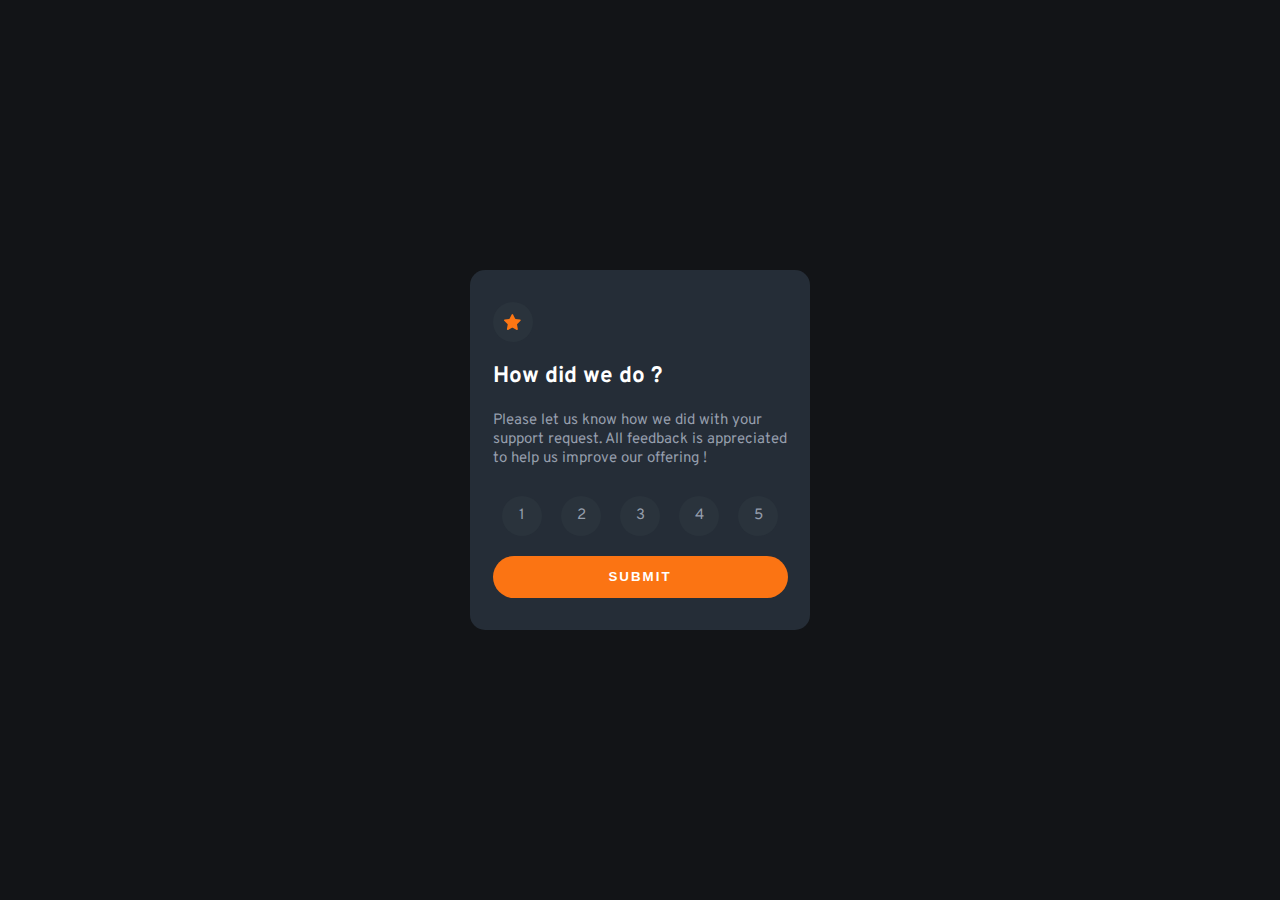
<file: interactive-rating/index.html>
<!DOCTYPE html>
<html lang="en">
  <head>
    <meta charset="UTF-8" />
    <meta name="viewport" content="width=device-width, initial-scale=1.0" />
    <link
      rel="icon"
      type="image/png"
      sizes="32x32"
      href="./images/favicon-32x32.png"
    />
    <link rel="preconnect" href="https://fonts.googleapis.com" />
    <link rel="preconnect" href="https://fonts.gstatic.com" crossorigin />
    <link
      href="https://fonts.googleapis.com/css2?family=Overpass:wght@400;700&display=swap"
      rel="stylesheet"
    />
    <link rel="stylesheet" href="style.css" />
    <title>Interactive Rating</title>
  </head>
  <body>
    <div class="container">
      <div class="rating-state">
        <div class="icon-star">
          <img src="./assets/images/icon-star.svg" alt="Star" />
        </div>
        <div class="title">
          <h2>How did we do ?</h2>
        </div>
        <div class="description">
          Please let us know how we did with your support request. All feedback
          is appreciated to help us improve our offering !
        </div>
        <div class="rates">
          <label class="rate" for="rate-one">
            <input type="radio" id="rate-one" name="rates" value="1" />
            1
          </label>
          <label class="rate" for="rate-two">
            <input type="radio" id="rate-two" name="rates" value="2" />
            2
          </label>
          <label class="rate" for="rate-three">
            <input type="radio" id="rate-three" name="rates" value="3" />
            3
          </label>
          <label class="rate" for="rate-four">
            <input type="radio" id="rate-four" name="rates" value="4" />
            4
          </label>
          <label class="rate" for="rate-five">
            <input type="radio" id="rate-five" name="rates" value="5" />
            5
          </label>
        </div>
        <button type="submit" class="btn-submit">Submit</button>
      </div>
      <div class="thank-you-state">
        <div class="image-wrapper">
          <img
            src="./assets/images/illustration-thank-you.svg"
            alt="Illustration"
          />
        </div>
        <div class="summary">
          Your selected <span id="selected-rate"></span> out 5
        </div>
        <div class="title">
          <h2>Thank you !</h2>
        </div>
        <div class="comment">
          We appreciate you taking the time to give a rating. If you ever need
          more support, don’t hesitate to get in touch!
        </div>
      </div>
    </div>
    <script src="./script.js"></script>
  </body>
</html>
</file>
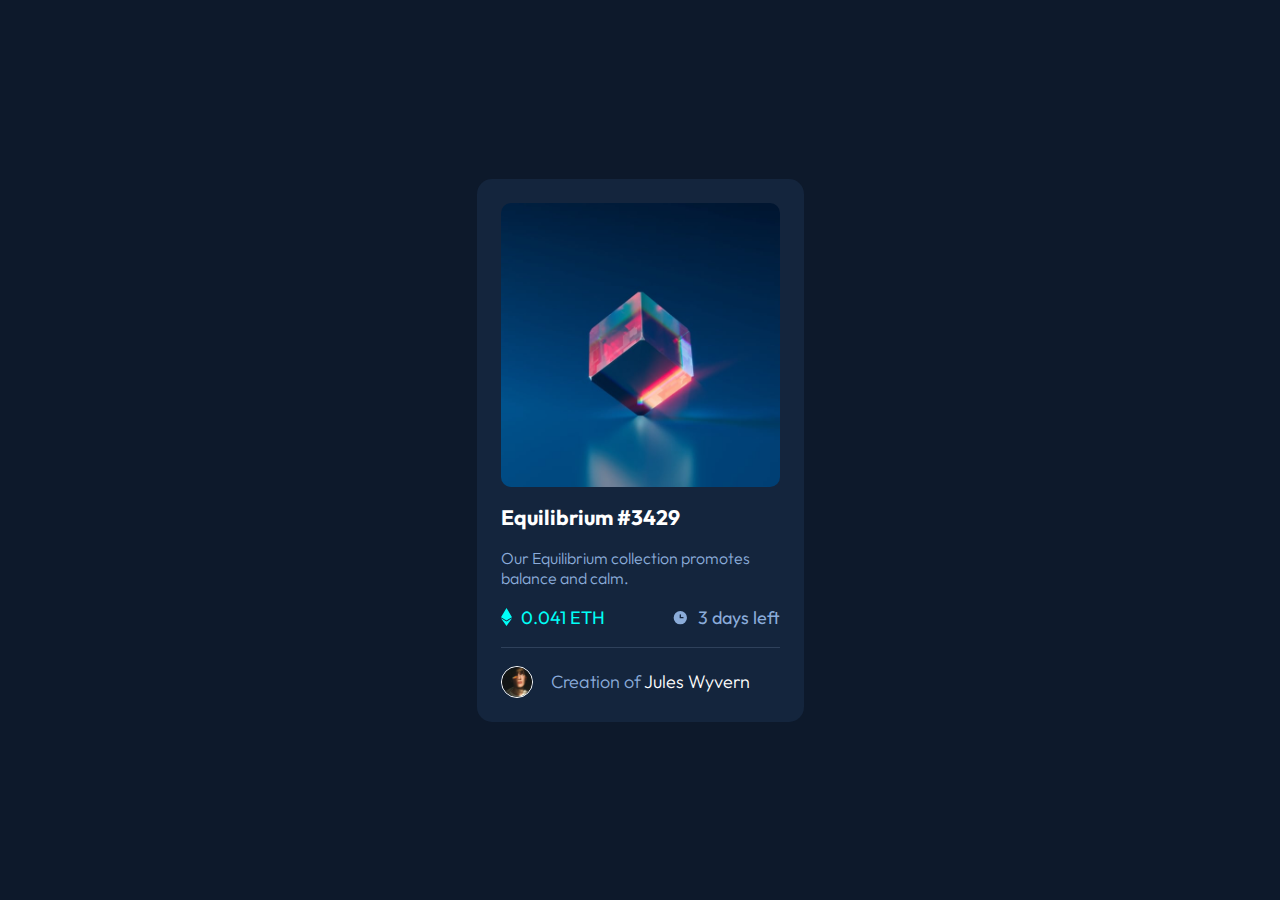
<file: nft-preview-card/index.html>
<!DOCTYPE html>
<html lang="en">
  <head>
    <meta charset="UTF-8" />
    <meta name="viewport" content="width=device-width, initial-scale=1.0" />
    <link
      rel="icon"
      type="image/png"
      sizes="32x32"
      href="./images/favicon-32x32.png"
    />
    <link rel="stylesheet" href="style.css" />
    <link rel="preconnect" href="https://fonts.googleapis.com" />
    <link rel="preconnect" href="https://fonts.gstatic.com" crossorigin />
    <link
      href="https://fonts.googleapis.com/css2?family=Outfit:wght@300;400;600&display=swap"
      rel="stylesheet"
    />
    <title>NFT Preview Card</title>
  </head>
  <body>
    <div class="card">
      <div class="image-wrapper">
        <div class="image-equilibrium">
          <img src="./images/image-equilibrium.jpg" alt="image-equilibrium" />
        </div>
        <div class="icon-view">
          <img src="./images/icon-view.svg" alt="icon-view" />
        </div>
      </div>
      <div class="nft-name">
        <h3>Equilibrium #3429</h3>
      </div>
      <div class="description">
        <p>Our Equilibrium collection promotes balance and calm.</p>
      </div>
      <div class="nft-details">
        <div class="nft-value">
          <img src="./images/icon-ethereum.svg" alt="icon-ethereum" />
          <p>0.041 ETH</p>
        </div>
        <div class="days-left">
          <img src="./images/icon-clock.svg" alt="icon-clock" />
          <p>3 days left</p>
        </div>
      </div>
      <div class="footer">
        <img src="./images/image-avatar.png" alt="image-avatar" />
        <div class="author">
          <p>Creation of <span class="author-name">Jules Wyvern</span></p>
        </div>
      </div>
    </div>
  </body>
</html>
</file>
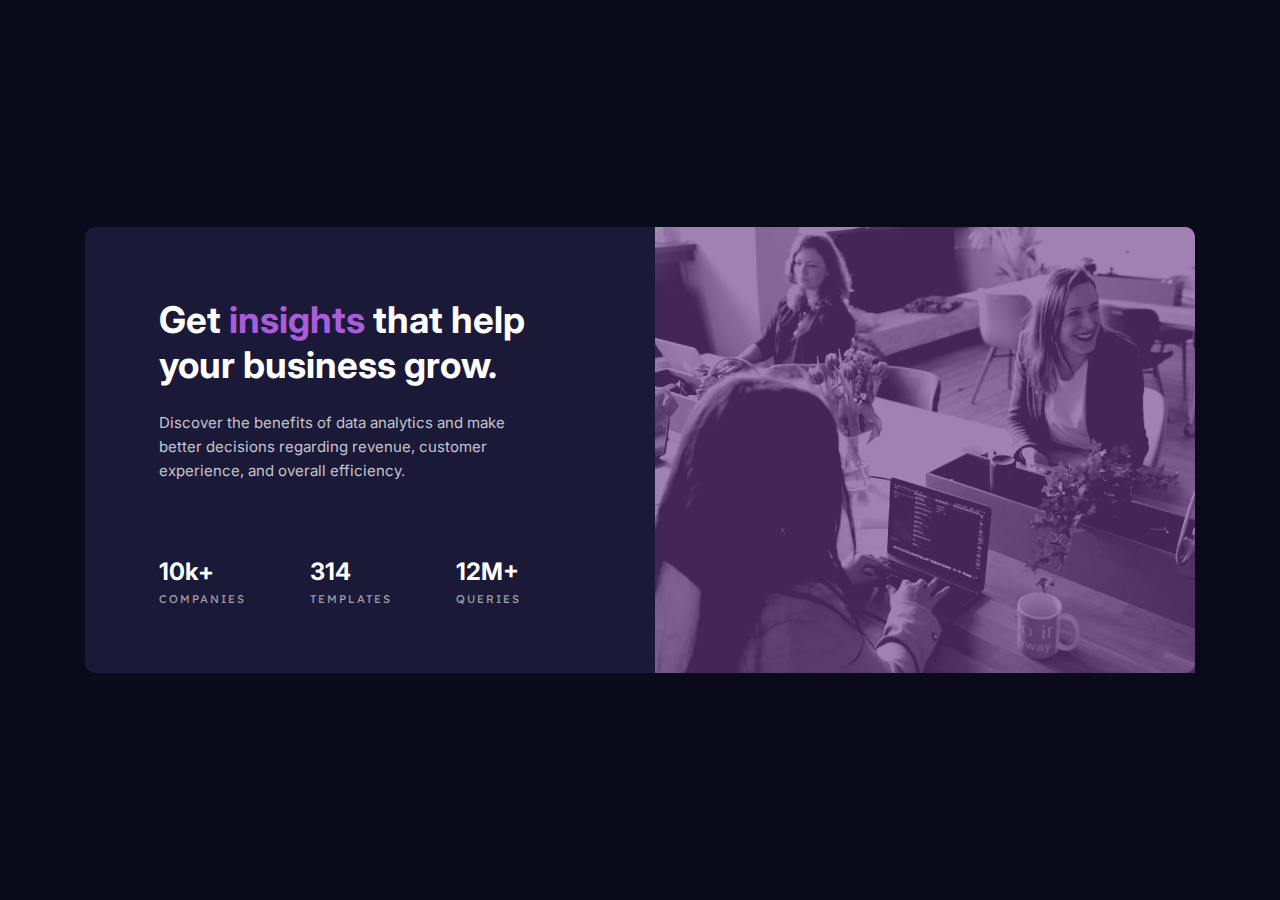
<file: stats-preview-card/index.html>
<!DOCTYPE html>
<html lang="en">
  <head>
    <meta charset="UTF-8" />
    <meta name="viewport" content="width=device-width, initial-scale=1.0" />
    <link
      rel="icon"
      type="image/png"
      sizes="32x32"
      href="./images/favicon-32x32.png"
    />
    <link rel="stylesheet" href="style.css" />
    <link rel="preconnect" href="https://fonts.googleapis.com" />
    <link rel="preconnect" href="https://fonts.gstatic.com" crossorigin />
    <link
      href="https://fonts.googleapis.com/css2?family=Inter:wght@400;700&family=Lexend+Deca&display=swap"
      rel="stylesheet"
    />
    <title>Stats Preview Card</title>
  </head>
  <body>
    <div class="card">
      <picture class="card-header">
        <source
          srcset="./images/image-header-desktop.jpg"
          media="(min-width:600px)"
        />
        <img src="./images/image-header-mobile.jpg" alt="image-header-mobile" />
      </picture>
      <div class="card-main">
        <div class="main-header">
          Get <span class="txt-violet">insights</span> that help your business
          grow.
        </div>
        <div class="main-paragraphe">
          Discover the benefits of data analytics and make better decisions
          regarding revenue, customer experience, and overall efficiency.
        </div>
        <div class="stats">
          <div class="stat">
            <div class="stat-value">10k+</div>
            <div class="stat-header">companies</div>
          </div>
          <div class="stat">
            <div class="stat-value">314</div>
            <div class="stat-header">templates</div>
          </div>
          <div class="stat">
            <div class="stat-value">12M+</div>
            <div class="stat-header">queries</div>
          </div>
        </div>
      </div>
    </div>
  </body>
</html>
</file>
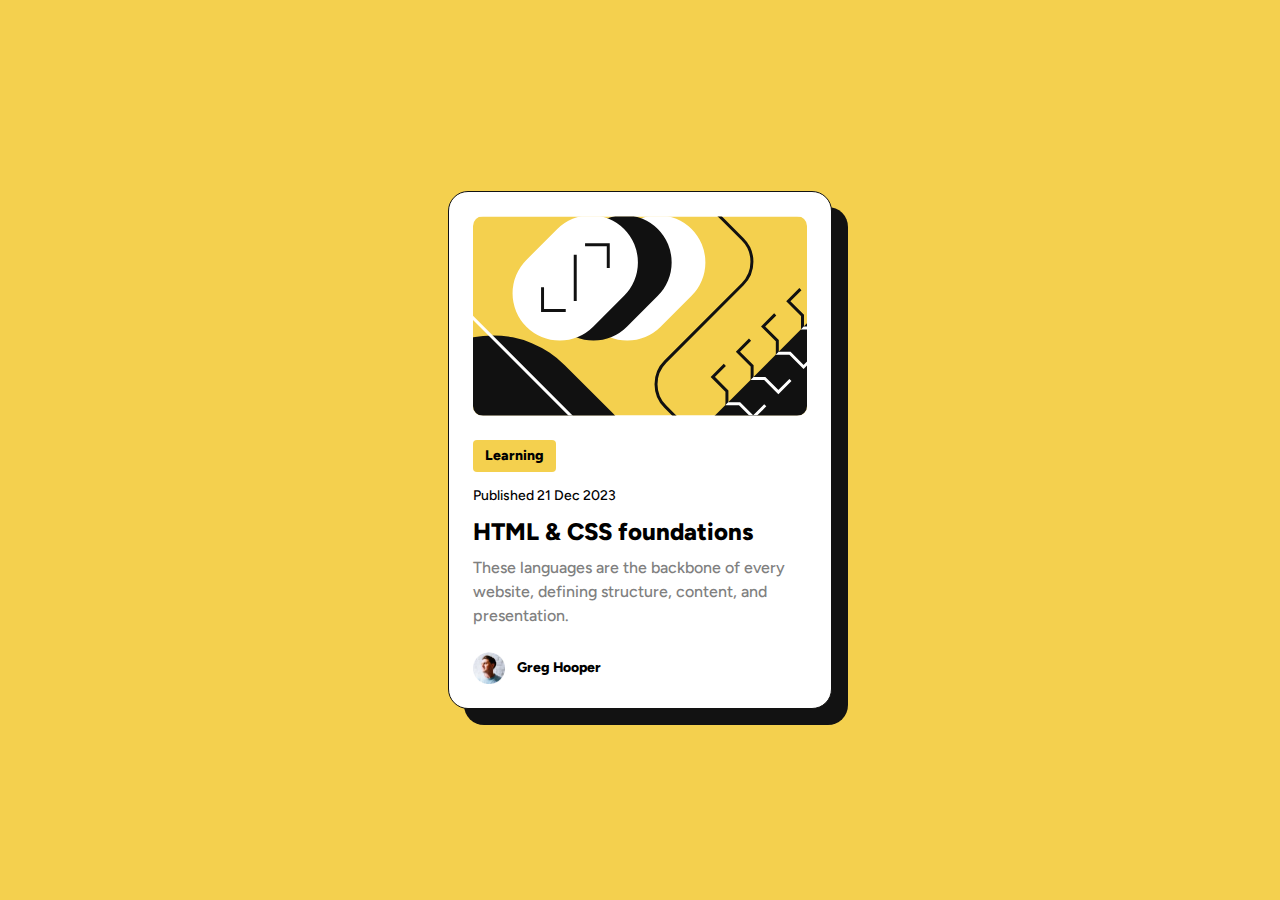
<file: challenges/blog-preview-card/index.html>
<!DOCTYPE html>
<html lang="en">
  <head>
    <meta charset="UTF-8" />
    <meta name="viewport" content="width=device-width, initial-scale=1.0" />
    <link
      rel="icon"
      type="image/png"
      sizes="32x32"
      href="./assets/images/favicon-32x32.png"
    />
    <title>Frontend Mentor | Blog preview card</title>
    <link rel="stylesheet" href="style.css" />
  </head>
  <body>
    <article class="blog-preview-card">
      <figure class="blog-image">
        <img
          src="./assets/images/illustration-article.svg"
          alt="Illustration of a blog post"
        />
      </figure>
      <div class="blog-content">
        <p class="blog-category">Learning</p>
        <p class="blog-publish-date">
          Published <time datetime="2023-12-21">21 Dec 2023</time>
        </p>
        <h1 class="blog-title">HTML & CSS foundations</h1>
        <p class="blog-description">
          These languages are the backbone of every website, defining structure,
          content, and presentation.
        </p>
      </div>
      <footer>
        <address class="blog-author">
          <img
            src="./assets/images/image-avatar.webp"
            alt="Author avatar"
            class="author-avatar"
            width="32"
            height="32"
          />
          <p class="author-name">Greg Hooper</p>
        </address>
      </footer>
    </article>
  </body>
</html>
</file>
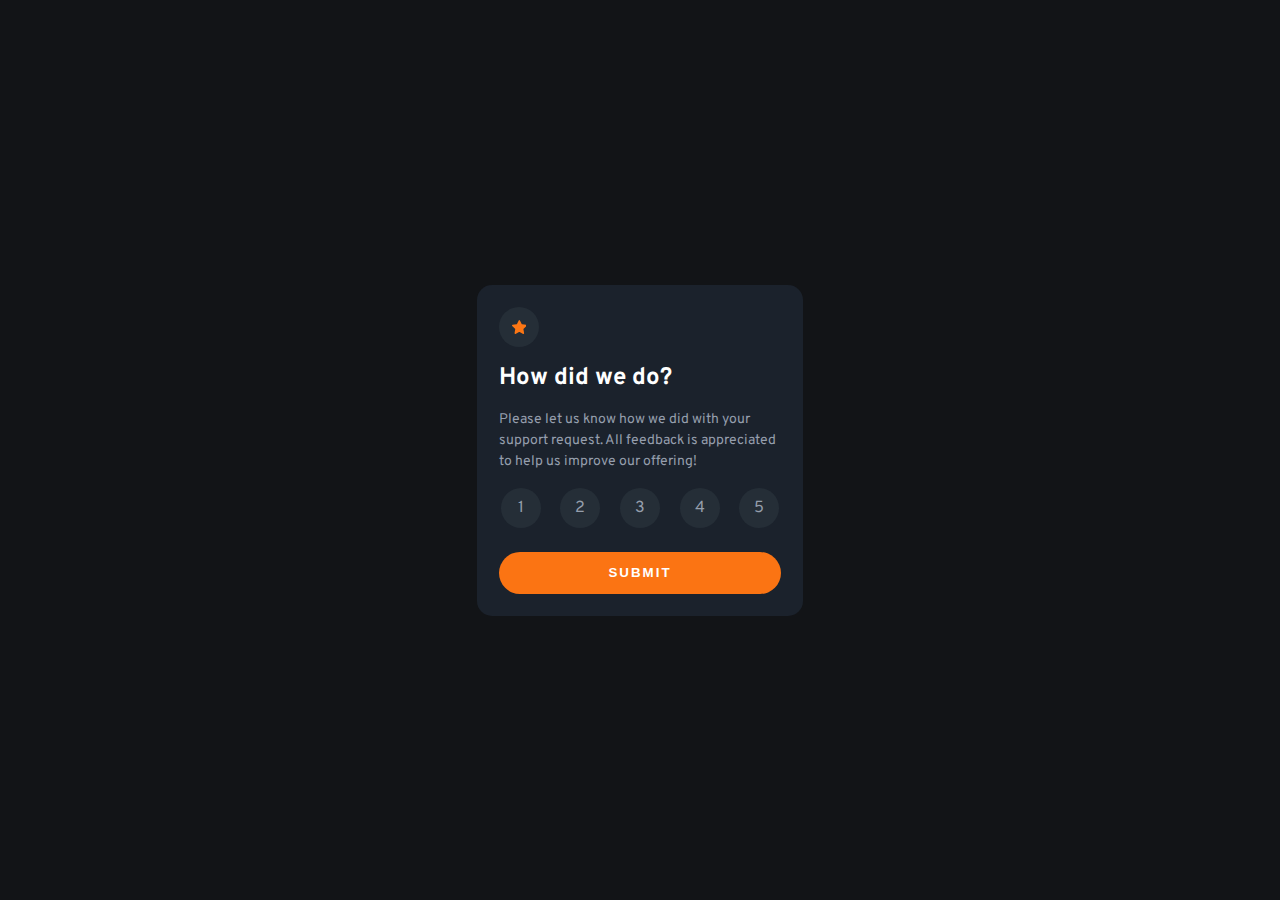
<file: challenges/interactive-rating-component/index.html>
<!DOCTYPE html>
<html lang="en">
  <head>
    <meta charset="UTF-8" />
    <meta name="viewport" content="width=device-width, initial-scale=1.0" />
    <link
      rel="icon"
      type="image/png"
      sizes="32x32"
      href="./assets/images/favicon-32x32.png"
    />
    <link
      href="https://fonts.googleapis.com/css2?family=Overpass:wght@400;700&display=swap"
      rel="stylesheet"
    />
    <link rel="stylesheet" href="style.css" />
    <title>Frontend Mentor | Interactive rating component</title>
  </head>
  <body>
    <main class="rating-container">
      <section class="rating-state">
        <figure class="star-icon">
          <img
            src="./assets/images/icon-star.svg"
            alt="Star"
            width="14"
            height="14"
          />
        </figure>
        <div class="rating-info">
          <h1 class="title">How did we do?</h1>
          <p class="description">
            Please let us know how we did with your support request. All
            feedback is appreciated to help us improve our offering!
          </p>
        </div>
        <form class="rating-form">
          <div class="rating-options">
            <label class="rating-option" for="rate-one">
              <input type="radio" id="rate-one" name="rating" value="1" />
              1
            </label>
            <label class="rating-option" for="rate-two">
              <input type="radio" id="rate-two" name="rating" value="2" />
              2
            </label>
            <label class="rating-option" for="rate-three">
              <input type="radio" id="rate-three" name="rating" value="3" />
              3
            </label>
            <label class="rating-option" for="rate-four">
              <input type="radio" id="rate-four" name="rating" value="4" />
              4
            </label>
            <label class="rating-option" for="rate-five">
              <input type="radio" id="rate-five" name="rating" value="5" />
              5
            </label>
          </div>
          <button type="submit" class="submit-button">Submit</button>
        </form>
      </section>
      <section class="thank-you-state">
        <figure class="image-wrapper">
          <img
            src="./assets/images/illustration-thank-you.svg"
            alt="Illustration"
          />
        </figure>
        <div class="rating-summary">
          Your selected <span id="selected-rating"></span> out of 5
        </div>
        <div class="thank-you-message">
          <h1 class="title">Thank you!</h1>
          <p class="comment">
            We appreciate you taking the time to give a rating. If you ever need
            more support, don’t hesitate to get in touch!
          </p>
        </div>
      </section>
    </main>
    <script src="./script.js"></script>
  </body>
</html>
</file>
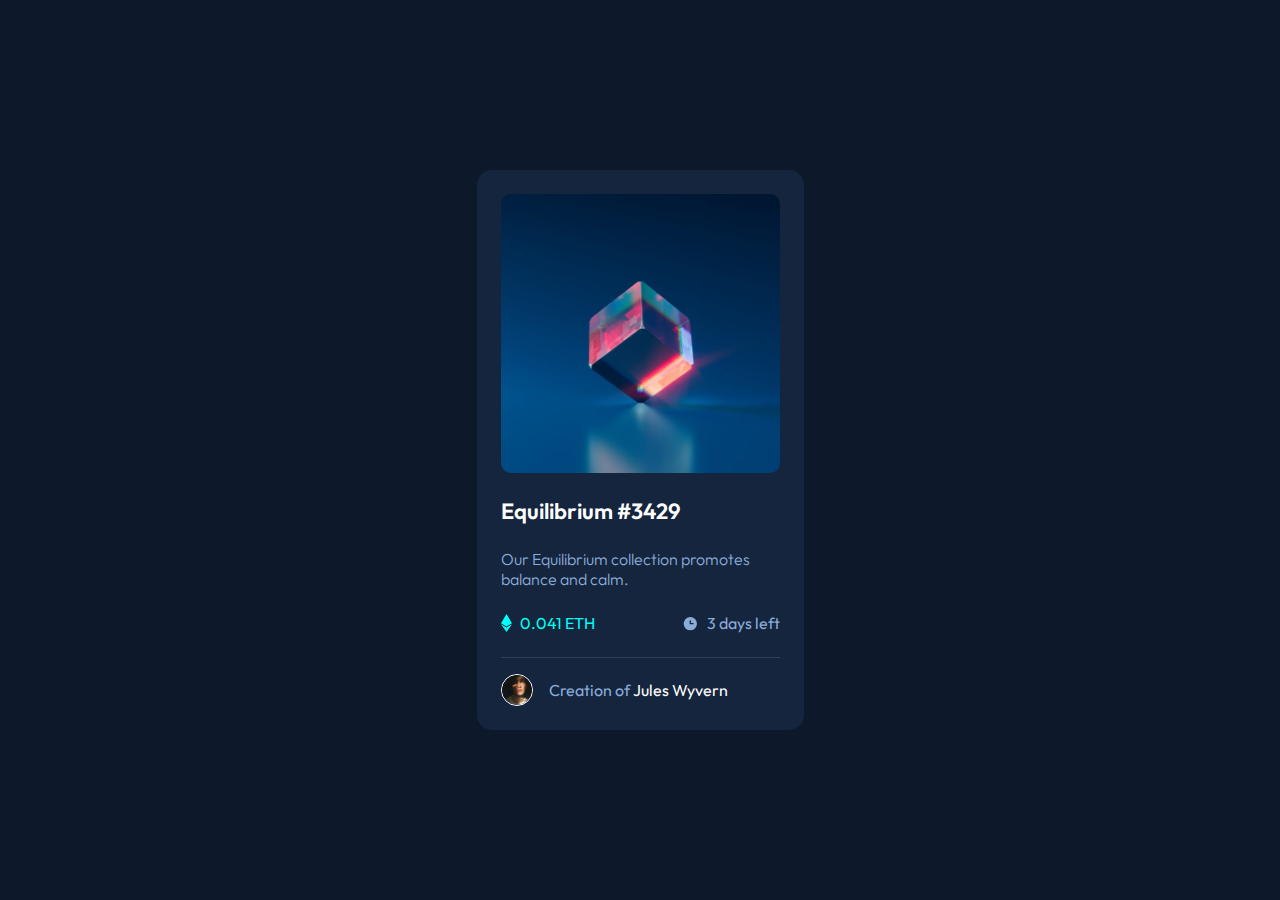
<file: challenges/nft-preview-card-component/index.html>
<!DOCTYPE html>
<html lang="en">
  <head>
    <meta charset="UTF-8" />
    <meta name="viewport" content="width=device-width, initial-scale=1.0" />
    <link
      rel="icon"
      type="image/png"
      sizes="32x32"
      href="./assets/images/favicon-32x32.png"
    />
    <link rel="stylesheet" href="style.css" />
    <link
      href="https://fonts.googleapis.com/css2?family=Outfit:wght@300;400;600&display=swap"
      rel="stylesheet"
    />
    <title>Frontend Mentor | NFT preview card component</title>
  </head>
  <body>
    <article class="nft-card">
      <figure class="nft-card__image-container">
        <div class="nft-card__icon-container">
          <img
            src="./assets/images/icon-view.svg"
            alt="icon-view"
            class="nft-card__icon-view"
            width="46"
            height="46"
          />
        </div>
        <img
          class="nft-card__image"
          src="./assets/images/image-equilibrium.jpg"
          alt="image-equilibrium"
        />
      </figure>
      <h1 class="nft-card__title">Equilibrium #3429</h1>
      <p class="nft-card__description">
        Our Equilibrium collection promotes balance and calm.
      </p>
      <div class="nft-card__info">
        <div class="nft-card__info-value">
          <img
            class="nft-card__info-icon"
            src="./assets/images/icon-ethereum.svg"
            alt="icon-ethereum"
          />
          <span class="nft-card__info-value-text">0.041 ETH</span>
        </div>
        <div class="nft-card__info-date">
          <img
            class="nft-card__info-icon"
            src="./assets/images/icon-clock.svg"
            alt="icon-clock"
          />
          <span class="nft-card__info-date-text">3 days left</span>
        </div>
      </div>
      <footer class="nft-card__author">
        <img
          class="nft-card__author-image"
          src="./assets/images/image-avatar.png"
          alt="image-avatar"
          width="32"
          height="32"
        />
        <p>
          Creation of <span class="nft-card__author-name">Jules Wyvern</span>
        </p>
      </footer>
    </article>
  </body>
</html>
</file>
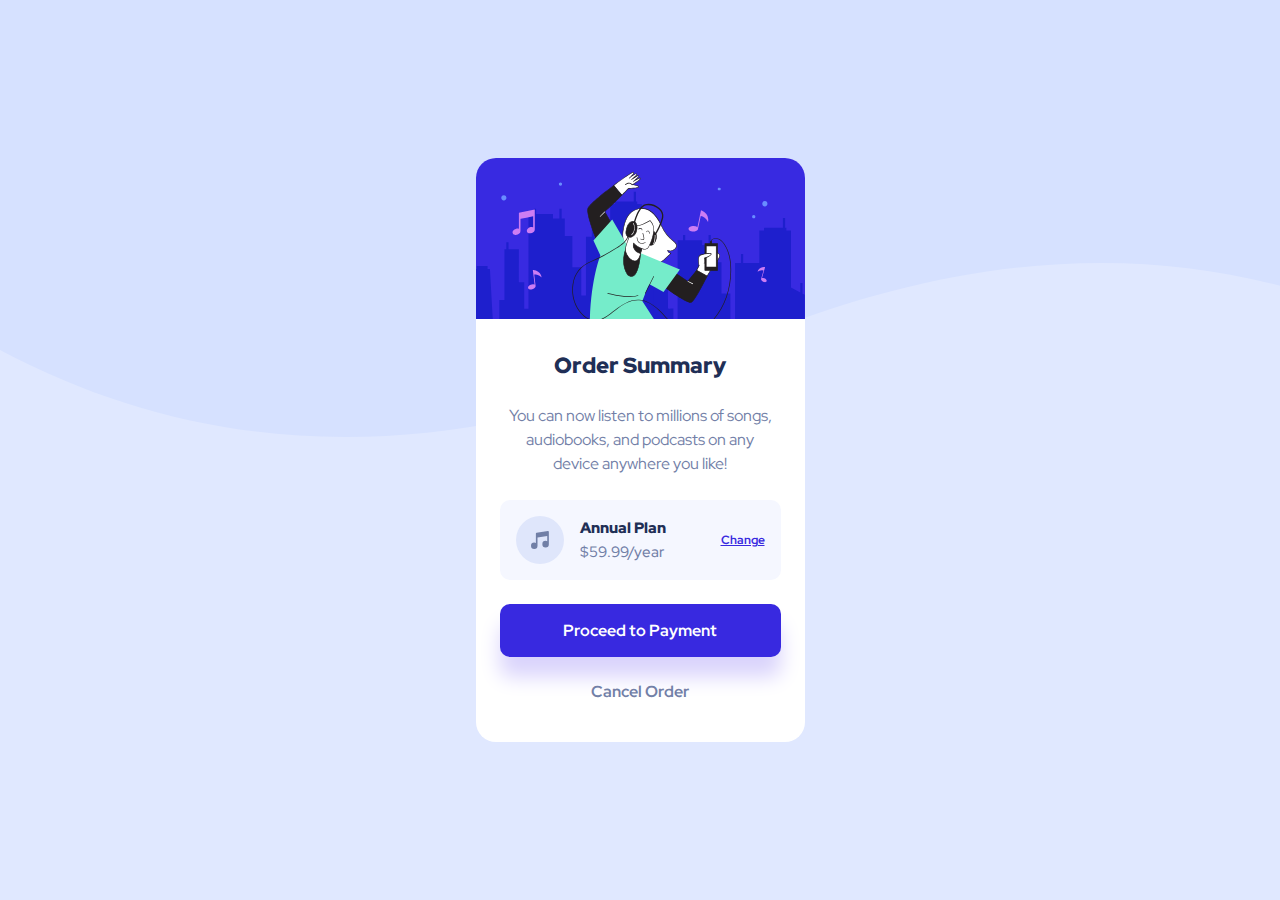
<file: challenges/order-summary-card-component/index.html>
<!DOCTYPE html>
<html lang="en">
  <head>
    <meta charset="UTF-8" />
    <meta name="viewport" content="width=device-width, initial-scale=1.0" />
    <link
      rel="icon"
      type="image/png"
      sizes="32x32"
      href="./assets/images/favicon-32x32.png"
    />
    <link rel="stylesheet" href="style.css" />
    <link
      href="https://fonts.googleapis.com/css2?family=Red+Hat+Display:wght@500;700;900&display=swap"
      rel="stylesheet"
    />
    <title>Frontend Mentor | Order summary card component</title>
  </head>
  <body>
    <article class="card">
      <header class="card__header">
        <img
          class="card__illustration"
          src="./assets/images/illustration-hero.svg"
          alt="Illustration"
        />
      </header>
      <main class="card__content">
        <h1 class="card__title">Order Summary</h1>
        <p class="card__description">
          You can now listen to millions of songs, audiobooks, and podcasts on
          any device anywhere you like!
        </p>
        <section class="card__section">
          <img
            class="card__icon"
            src="./assets/images/icon-music.svg"
            alt="Music icon"
          />
          <div class="card__details">
            <h3 class="card__plan-title">Annual Plan</h3>
            <p class="card__price">$59.99/year</p>
          </div>
          <a href="#" class="card__change-link">Change</a>
        </section>
        <nav class="card__nav">
          <a href="" class="card__payment-link">Proceed to Payment</a>
          <a href="#" class="card__cancel-link">Cancel Order</a>
        </nav>
      </main>
    </article>
  </body>
</html>
</file>
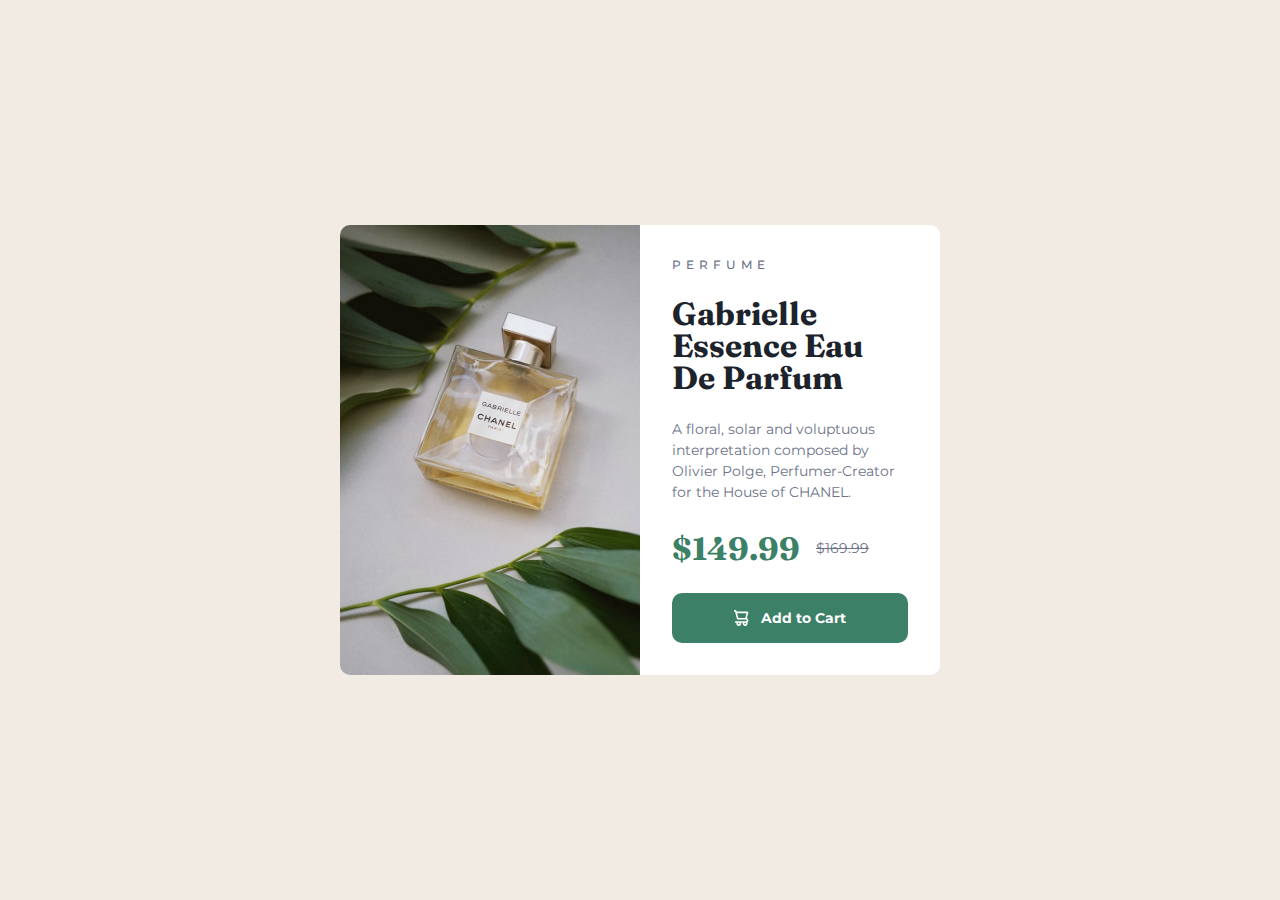
<file: challenges/product-preview-card-component/index.html>
<!DOCTYPE html>
<html lang="en">
  <head>
    <meta charset="UTF-8" />
    <meta name="viewport" content="width=device-width, initial-scale=1.0" />
    <link
      rel="icon"
      type="image/png"
      sizes="32x32"
      href="./assets/images/favicon-32x32.png"
    />
    <link rel="stylesheet" href="style.css" />
    <link
      href="https://fonts.googleapis.com/css2?family=Fraunces:opsz,wght@9..144,700&family=Montserrat:wght@500;700&display=swap"
      rel="stylesheet"
    />
    <title>Frontend Mentor | Product preview card component</title>
  </head>
  <body>
    <article class="product-card">
      <picture class="product-card__image-container">
        <source
          srcset="./assets/images/image-product-desktop.jpg"
          media="(min-width:768px)"
        />
        <img
          class="product-card__image"
          src="./assets/images/image-product-mobile.jpg"
          alt="Product Image"
        />
      </picture>
      <div class="product-details">
        <h3 class="product-details__category">Perfume</h3>
        <h1 class="product-details__title">Gabrielle Essence Eau De Parfum</h1>
        <p class="product-details__description">
          A floral, solar and voluptuous interpretation composed by Olivier
          Polge, Perfumer-Creator for the House of CHANEL.
        </p>
        <div class="product-details__price-info">
          <h1 class="product-details__price">$149.99</h1>
          <p class="product-details__original-price">$169.99</p>
        </div>
        <button class="product-details__add-to-cart">
          <img src="./assets/images/icon-cart.svg" alt="Cart Icon" /> Add to
          Cart
        </button>
      </div>
    </article>
  </body>
</html>
</file>
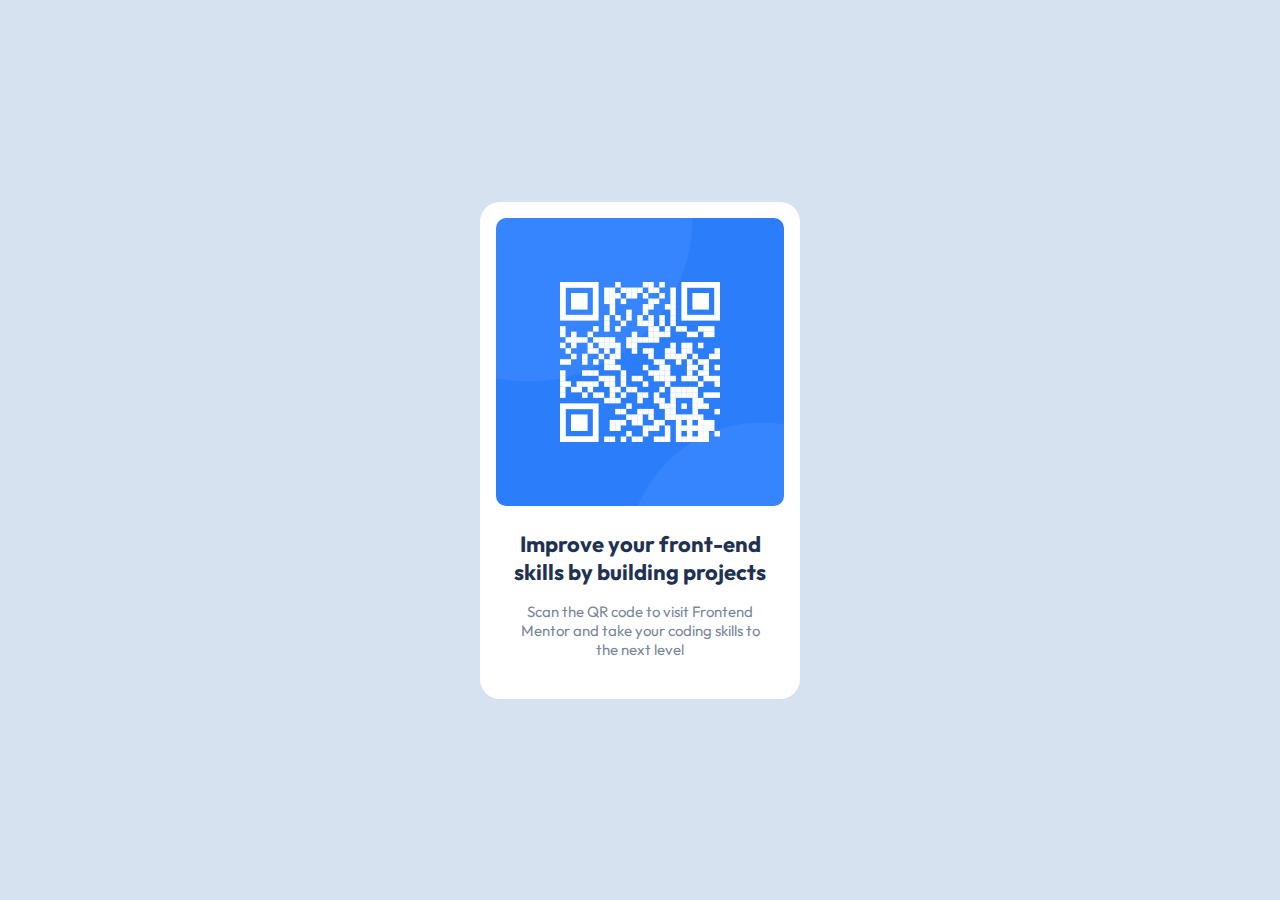
<file: challenges/qr-code-component/index.html>
<!DOCTYPE html>
<html lang="en">
  <head>
    <meta charset="UTF-8" />
    <meta name="viewport" content="width=device-width, initial-scale=1.0" />
    <link
      rel="icon"
      type="image/png"
      sizes="32x32"
      href="./assets/images/favicon-32x32.png"
    />
    <title>Frontend Mentor | QR code component</title>
    <link
      href="https://fonts.googleapis.com/css2?family=Outfit:wght@400;700&display=swap"
      rel="stylesheet"
    />
    <link rel="stylesheet" href="style.css" />
  </head>
  <body>
    <main class="qr-container">
      <figure class="qr-code">
        <img src="./assets/images/image-qr-code.png" alt="QR code" />
      </figure>
      <section class="qr-content">
        <h1 class="qr-title">
          Improve your front-end skills by building projects
        </h1>
        <p class="qr-description">
          Scan the QR code to visit Frontend Mentor and take your coding skills
          to the next level
        </p>
      </section>
    </main>
  </body>
</html>
</file>
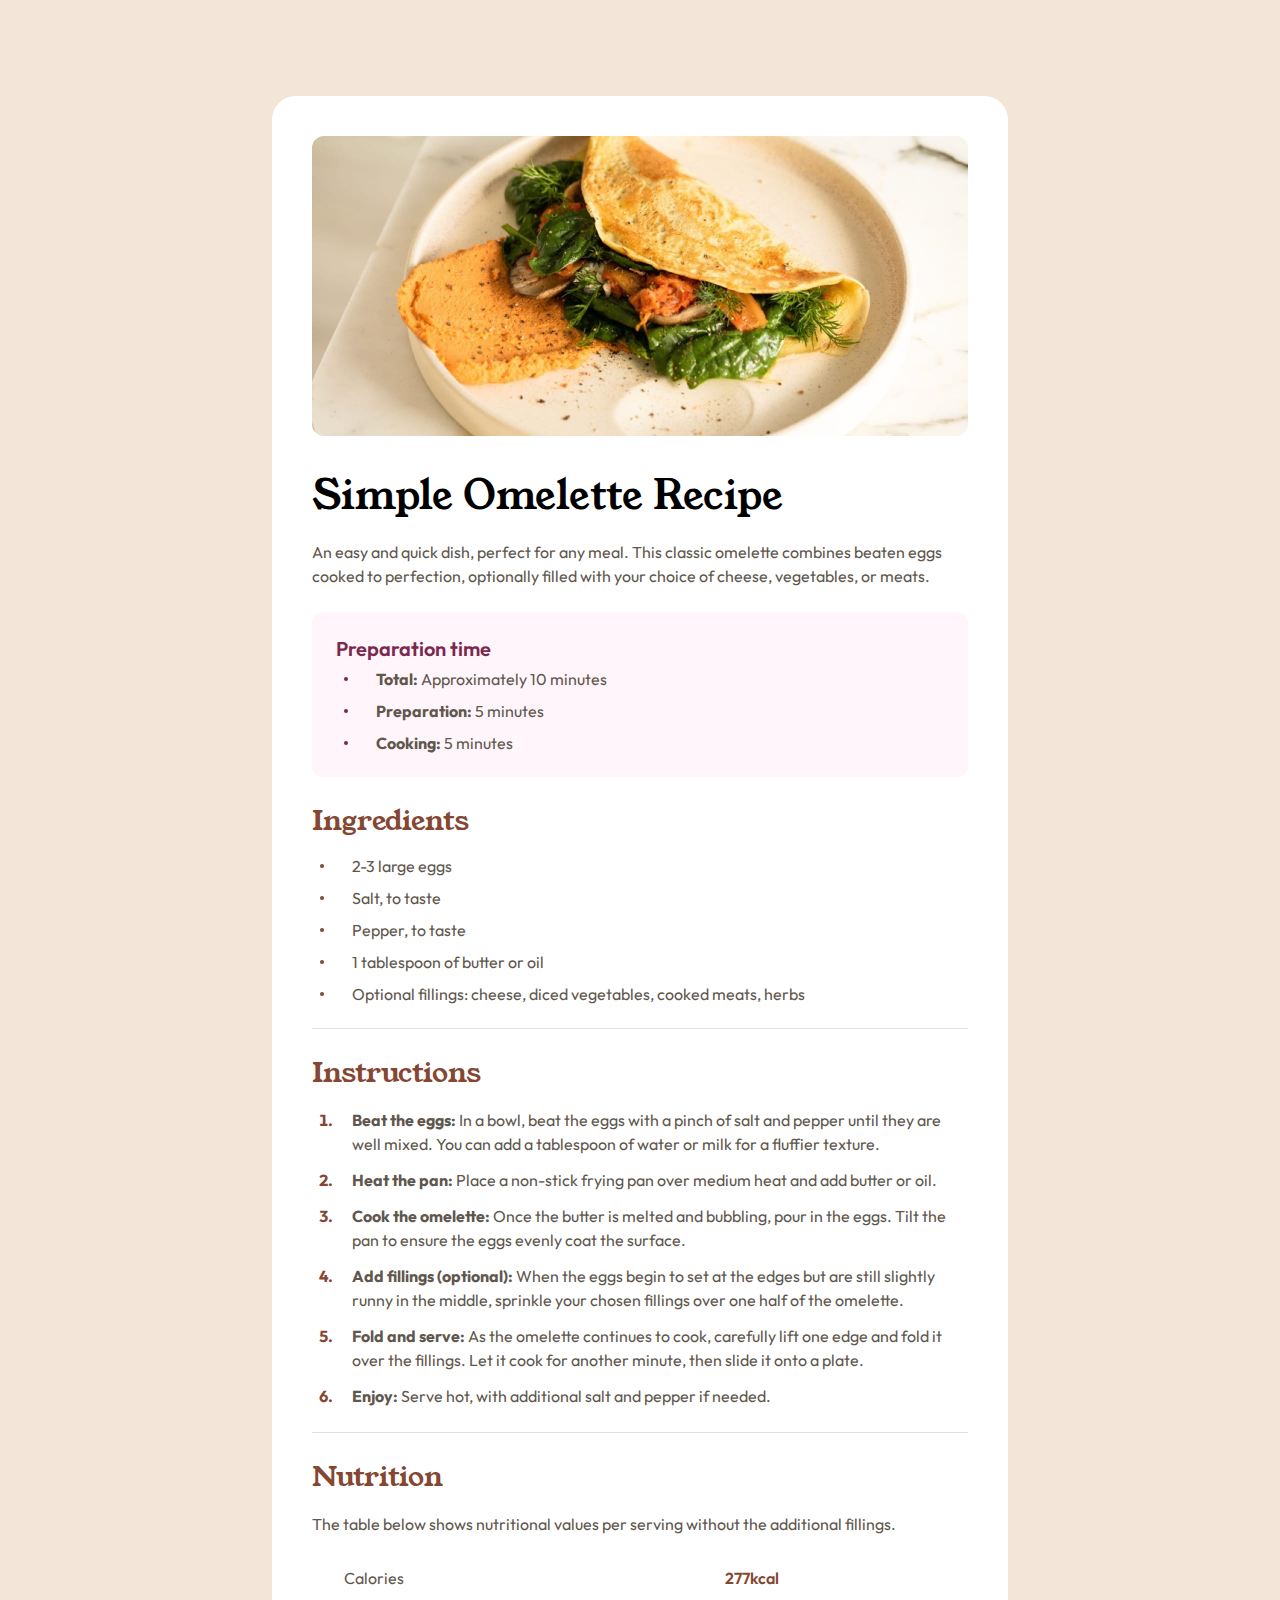
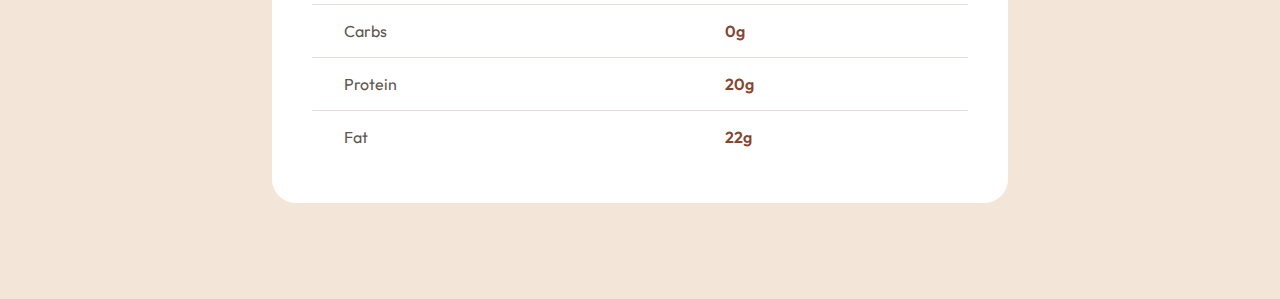
<file: challenges/recipe-page/index.html>
<!DOCTYPE html>
<html lang="en">
  <head>
    <meta charset="UTF-8" />
    <meta name="viewport" content="width=device-width, initial-scale=1.0" />
    <link
      rel="icon"
      type="image/png"
      sizes="32x32"
      href="./assets/images/favicon-32x32.png"
    />
    <link rel="stylesheet" href="style.css" />
    <title>Frontend Mentor | Recipe page</title>
  </head>
  <body>
    <article class="recipe">
      <figure class="recipe-illustration">
        <img
          class="recipe-illustration__image"
          src="./assets/images/image-omelette.jpeg"
          alt="Illustration"
        />
      </figure>
      <main class="recipe-content">
        <header class="recipe-header">
          <h1 class="recipe-header__title">Simple Omelette Recipe</h1>
          <p class="recipe-header__description">
            An easy and quick dish, perfect for any meal. This classic omelette
            combines beaten eggs cooked to perfection, optionally filled with
            your choice of cheese, vegetables, or meats.
          </p>
          <div class="recipe-header__preparation">
            <h3 class="recipe-header__preparation-title">Preparation time</h3>
            <ul class="recipe-header__preparation-list">
              <li class="recipe-header__preparation-item">
                <span>
                  <strong>Total:</strong>
                  <time class="recipe-header__preparation-time" datetime="PT10M"
                    >Approximately 10 minutes</time
                  >
                </span>
              </li>
              <li class="recipe-header__preparation-item">
                <span>
                  <strong>Preparation:</strong>
                  <time class="recipe-header__preparation-time" datetime="PT5M"
                    >5 minutes</time
                  >
                </span>
              </li>
              <li class="recipe-header__preparation-item">
                <span>
                  <strong>Cooking:</strong>
                  <time class="recipe-header__preparation-time" datetime="PT5M"
                    >5 minutes</time
                  >
                </span>
              </li>
            </ul>
          </div>
        </header>
        <section class="recipe-ingredients">
          <h2 class="recipe-ingredients__title">Ingredients</h2>
          <ul class="recipe-ingredients__list">
            <li class="recipe-ingredients__item">2-3 large eggs</li>
            <li class="recipe-ingredients__item">Salt, to taste</li>
            <li class="recipe-ingredients__item">Pepper, to taste</li>
            <li class="recipe-ingredients__item">
              1 tablespoon of butter or oil
            </li>
            <li class="recipe-ingredients__item">
              Optional fillings: cheese, diced vegetables, cooked meats, herbs
            </li>
          </ul>
        </section>
        <section class="recipe-instructions">
          <h2 class="recipe-instructions__title">Instructions</h2>
          <ol class="recipe-instructions__list">
            <li class="recipe-instructions__step">
              <strong class="recipe-instructions__step-title"
                >Beat the eggs:</strong
              >
              In a bowl, beat the eggs with a pinch of salt and pepper until
              they are well mixed. You can add a tablespoon of water or milk for
              a fluffier texture.
            </li>
            <li class="recipe-instructions__step">
              <strong class="recipe-instructions__step-title"
                >Heat the pan:</strong
              >
              Place a non-stick frying pan over medium heat and add butter or
              oil.
            </li>
            <li class="recipe-instructions__step">
              <strong class="recipe-instructions__step-title"
                >Cook the omelette:</strong
              >
              Once the butter is melted and bubbling, pour in the eggs. Tilt the
              pan to ensure the eggs evenly coat the surface.
            </li>
            <li class="recipe-instructions__step">
              <strong class="recipe-instructions__step-title"
                >Add fillings (optional):</strong
              >
              When the eggs begin to set at the edges but are still slightly
              runny in the middle, sprinkle your chosen fillings over one half
              of the omelette.
            </li>
            <li class="recipe-instructions__step">
              <strong class="recipe-instructions__step-title"
                >Fold and serve:</strong
              >
              As the omelette continues to cook, carefully lift one edge and
              fold it over the fillings. Let it cook for another minute, then
              slide it onto a plate.
            </li>
            <li class="recipe-instructions__step">
              <strong class="recipe-instructions__step-title">Enjoy:</strong>
              Serve hot, with additional salt and pepper if needed.
            </li>
          </ol>
        </section>
        <section class="recipe-nutrition">
          <h2 class="recipe-nutrition__title">Nutrition</h2>
          <p class="recipe-nutrition__description">
            The table below shows nutritional values per serving without the
            additional fillings.
          </p>
          <table class="recipe-nutrition__table">
            <tr class="recipe-nutrition__tr">
              <td class="recipe-nutrition__category">Calories</td>
              <td class="recipe-nutrition__value">277kcal</td>
            </tr>
            <tr class="recipe-nutrition__tr">
              <td class="recipe-nutrition__category">Carbs</td>
              <td class="recipe-nutrition__value">0g</td>
            </tr>
            <tr class="recipe-nutrition__tr">
              <td class="recipe-nutrition__category">Protein</td>
              <td class="recipe-nutrition__value">20g</td>
            </tr>
            <tr class="recipe-nutrition__tr">
              <td class="recipe-nutrition__category">Fat</td>
              <td class="recipe-nutrition__value">22g</td>
            </tr>
          </table>
        </section>
      </main>
    </article>
  </body>
</html>
</file>
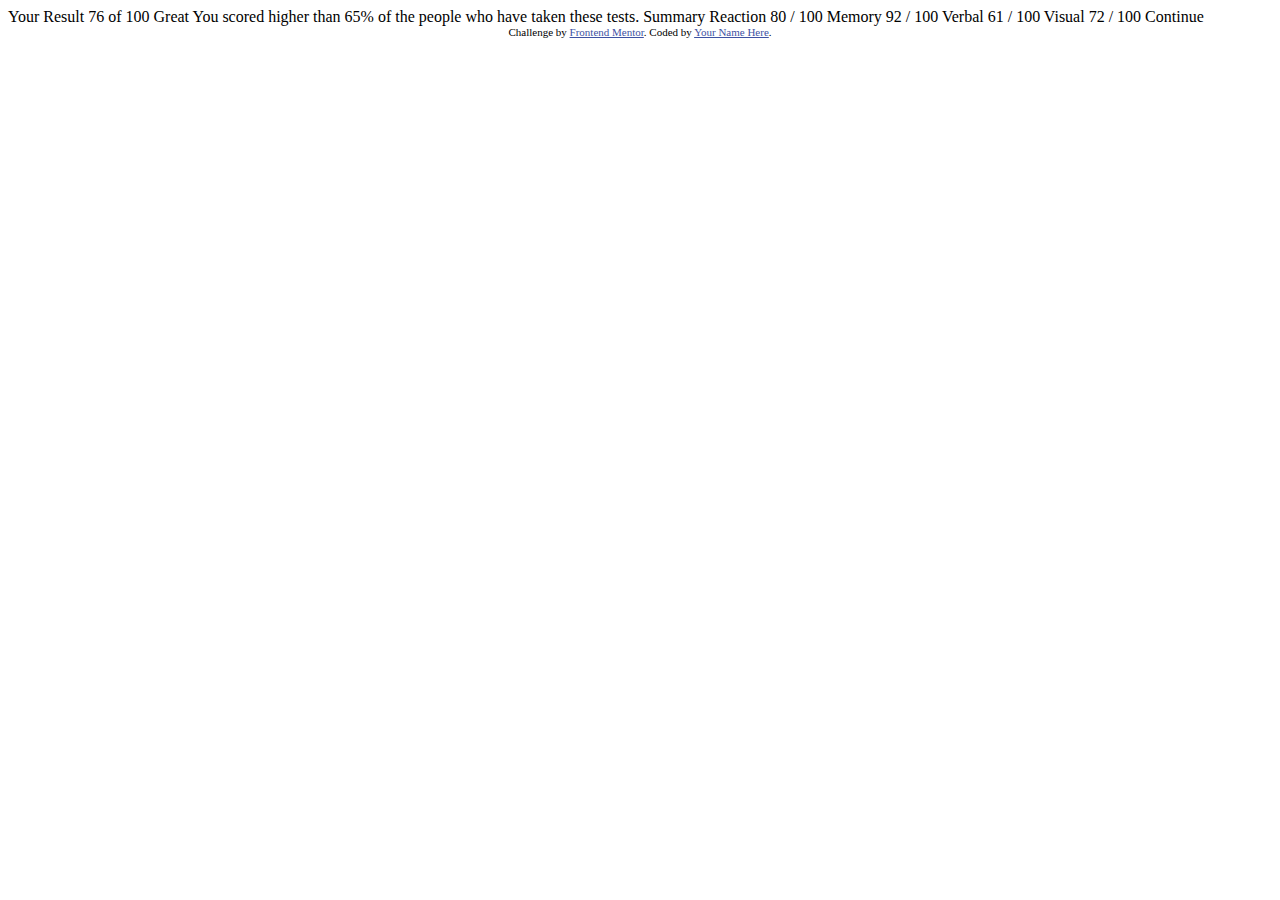
<file: challenges/results-summary-component/index.html>
<!DOCTYPE html>
<html lang="en">
<head>
  <meta charset="UTF-8">
  <meta name="viewport" content="width=device-width, initial-scale=1.0"> <!-- displays site properly based on user's device -->

  <link rel="icon" type="image/png" sizes="32x32" href="./assets/images/favicon-32x32.png">
  
  <title>Frontend Mentor | Results summary component</title>

  <!-- Feel free to remove these styles or customise in your own stylesheet 👍 -->
  <style>
    .attribution { font-size: 11px; text-align: center; }
    .attribution a { color: hsl(228, 45%, 44%); }
  </style>
</head>
<body>

  Your Result
  76
  of 100

  Great
  You scored higher than 65% of the people who have taken these tests.
  
  Summary

  Reaction
  80 / 100

  Memory
  92 / 100

  Verbal
  61 / 100

  Visual
  72 / 100

  Continue
  
  <div class="attribution">
    Challenge by <a href="https://www.frontendmentor.io?ref=challenge" target="_blank">Frontend Mentor</a>. 
    Coded by <a href="#">Your Name Here</a>.
  </div>
</body>
</html>
</file>
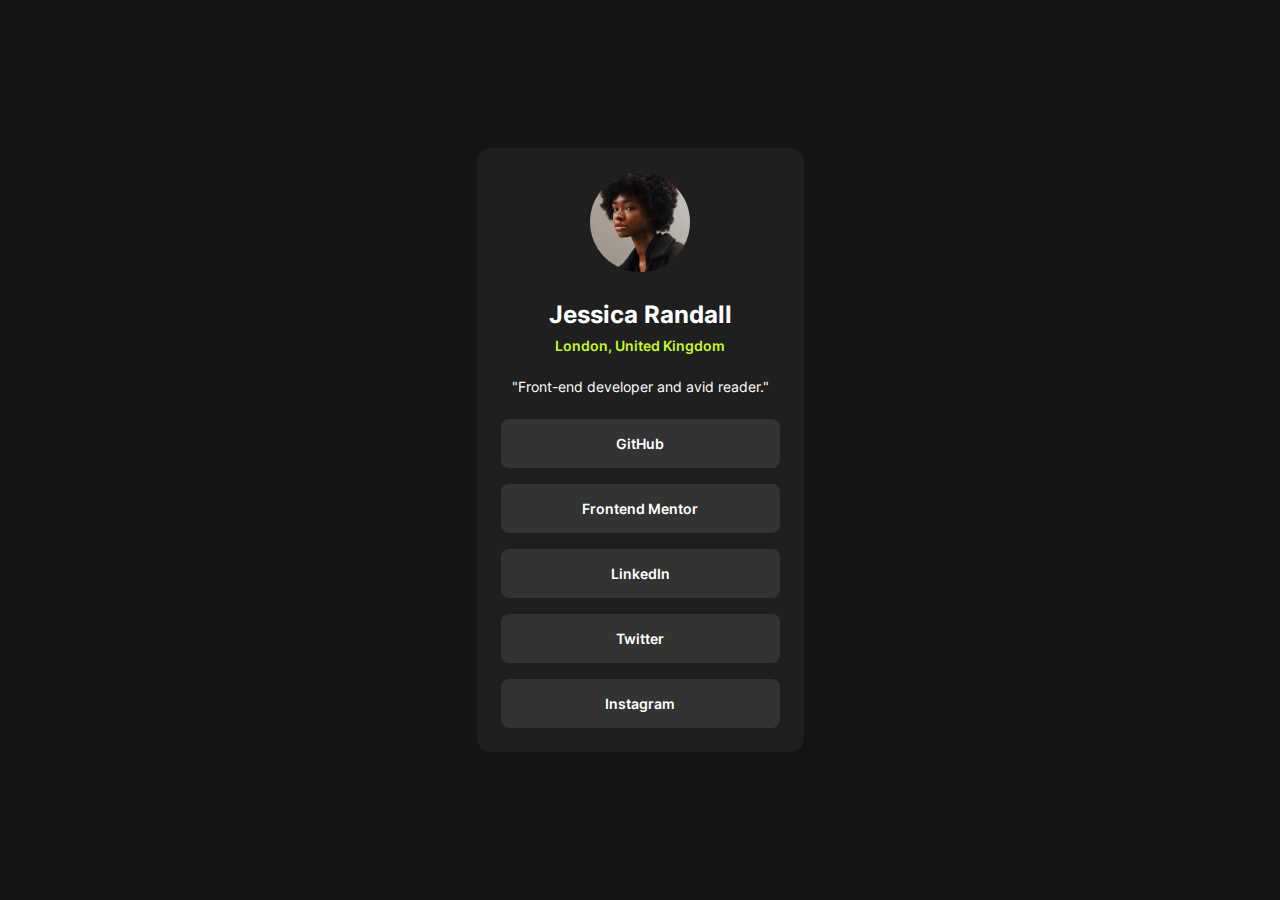
<file: challenges/social-links-profile/index.html>
<!DOCTYPE html>
<html lang="en">
  <head>
    <meta charset="UTF-8" />
    <meta name="viewport" content="width=device-width, initial-scale=1.0" />
    <link
      rel="icon"
      type="image/png"
      sizes="32x32"
      href="./assets/images/favicon-32x32.png"
    />
    <link rel="stylesheet" href="style.css" />
    <title>Frontend Mentor | Social links profile</title>
  </head>
  <body>
    <main class="profile-container">
      <header class="profile-header">
        <figure class="profile-avatar">
          <img
            src="./assets/images/avatar-jessica.jpeg"
            alt="Jessica Randall"
            width="100"
            height="100"
          />
        </figure>
        <div class="profile-info">
          <h1 class="profile-name">Jessica Randall</h1>
          <p class="profile-location">London, United Kingdom</p>
        </div>
      </header>
      <section class="profile-bio">
        <h2 class="profile-tagline">"Front-end developer and avid reader."</h2>
      </section>
      <nav class="social-links">
        <a
          class="social-link"
          href="https://github.com"
          target="_blank"
          rel="noopener noreferrer"
          >GitHub</a
        >
        <a
          class="social-link"
          href="https://www.frontendmentor.io"
          target="_blank"
          rel="noopener noreferrer"
          >Frontend Mentor</a
        >
        <a
          class="social-link"
          href="https://www.linkedin.com"
          target="_blank"
          rel="noopener noreferrer"
          >LinkedIn</a
        >
        <a
          class="social-link"
          href="https://twitter.com"
          target="_blank"
          rel="noopener noreferrer"
          >Twitter</a
        >
        <a
          class="social-link"
          href="https://www.instagram.com"
          target="_blank"
          rel="noopener noreferrer"
          >Instagram</a
        >
      </nav>
    </main>
  </body>
</html>
</file>
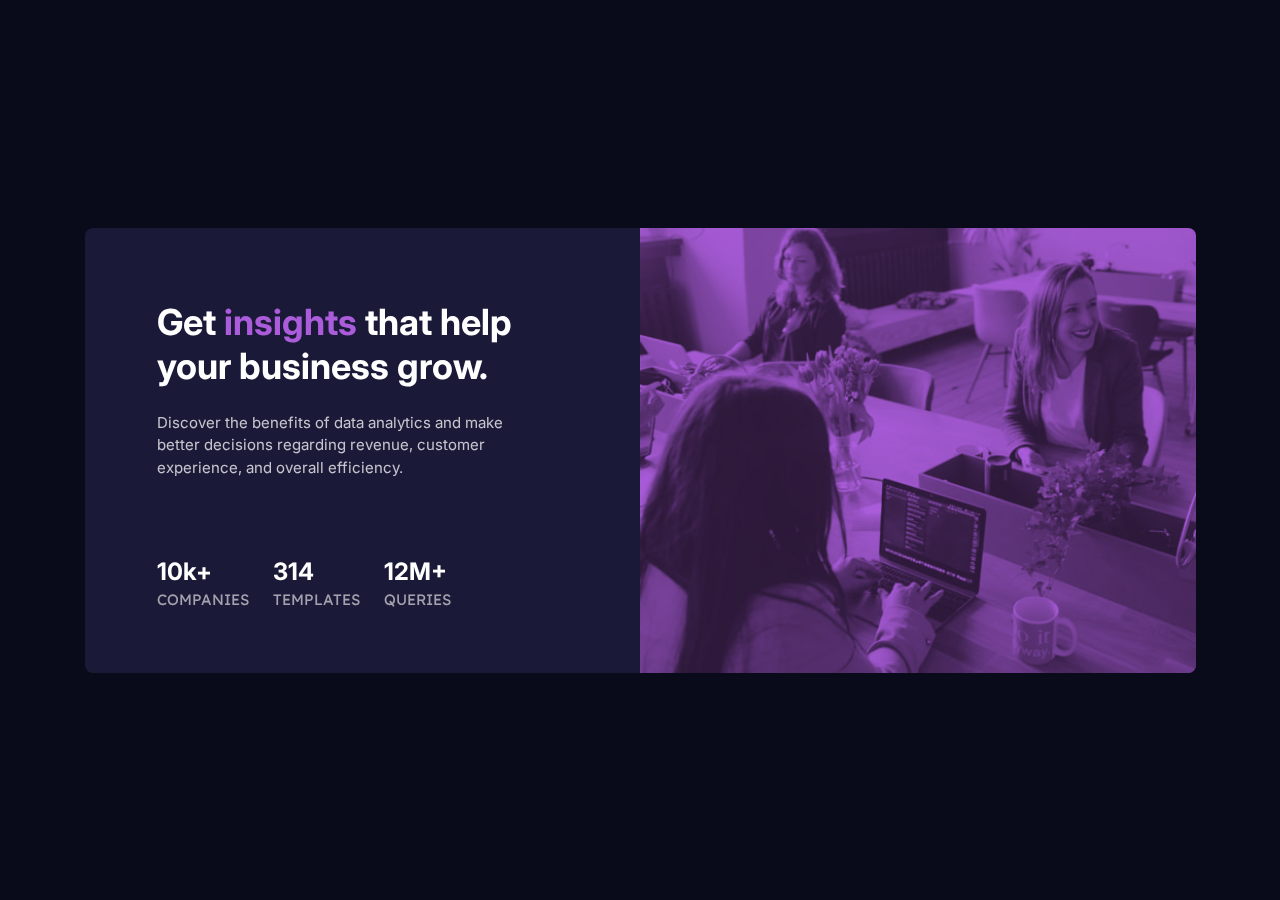
<file: challenges/stats-preview-card-component/index.html>
<!DOCTYPE html>
<html lang="en">
  <head>
    <meta charset="UTF-8" />
    <meta name="viewport" content="width=device-width, initial-scale=1.0" />
    <link
      rel="icon"
      type="image/png"
      sizes="32x32"
      href="./assets/images/favicon-32x32.png"
    />
    <link rel="stylesheet" href="style.css" />
    <link
      href="https://fonts.googleapis.com/css2?family=Inter:wght@400;700&family=Lexend+Deca&display=swap"
      rel="stylesheet"
    />
    <title>Frontend Mentor | Stats preview card component</title>
  </head>
  <body>
    <article class="card">
      <header class="card__header">
        <picture>
          <source
            srcset="./assets/images/image-header-desktop.jpg"
            media="(min-width: 992px)"
          />
          <img
            src="./assets/images/image-header-mobile.jpg"
            alt="Header image"
            class="card__illustration"
          />
        </picture>
      </header>
      <main class="card__content">
        <section class="card__theme">
          <h1 class="card__theme-title">
            Get <span class="card__highlight">insights</span> that help your
            business grow.
          </h1>
          <p class="card__theme-description">
            Discover the benefits of data analytics and make better decisions
            regarding revenue, customer experience, and overall efficiency.
          </p>
        </section>
        <section class="card__stats">
          <div class="card__stat">
            <h2 class="card__stat-number">10k+</h2>
            <p class="card__stat-label">companies</p>
          </div>
          <div class="card__stat">
            <h2 class="card__stat-number">314</h2>
            <p class="card__stat-label">templates</p>
          </div>
          <div class="card__stat">
            <h2 class="card__stat-number">12M+</h2>
            <p class="card__stat-label">queries</p>
          </div>
        </section>
      </main>
    </article>
  </body>
</html>
</file>
<file: interactive-rating/style.css>
:root {
  --orange: hsl(25, 97%, 53%);
  --light-gray: hsl(217, 12%, 63%);
  --medium-gray: hsl(216, 12%, 54%);
  --light-dark-blue: hsl(210, 18%, 20%);
  --dark-blue: hsl(213, 19%, 18%);
  --very-dark-blue: hsl(216, 12%, 8%);
  --white: hsl(0, 0%, 100%);
}

* {
  margin: 0;
  padding: 0;
  box-sizing: border-box;
}

html,
body {
  height: 100vh;
  width: 100vw;
  background: var(--very-dark-blue);
  display: flex;
  align-items: center;
  justify-content: center;
  font-family: "Overpass", sans-serif;
  font-size: 15px;
}

.container {
  height: 360px;
  width: 340px;
  border-radius: 15px;
  background: var(--dark-blue);
  padding: 1.5rem;
}

.rating-state {
  width: 100%;
  height: 100%;
  display: flex;
  flex-direction: column;
  justify-content: space-around;
}

.icon-star {
  background: var(--light-dark-blue);
  border-radius: 50%;
  height: 40px;
  width: 40px;
  display: flex;
  align-items: center;
  justify-content: center;
}

.title {
  color: var(--white);
}

.description {
  color: var(--light-gray);
  margin-bottom: 0.5rem;
}

.rates {
  display: flex;
  justify-content: space-around;
}

.rate {
  border-radius: 50%;
  height: 40px;
  width: 40px;
  background: var(--light-dark-blue);
  display: flex;
  align-items: center;
  justify-content: center;
  cursor: pointer;
  color: var(--light-gray);
}

.rate:hover {
  background: var(--orange);
  color: var(--white);
}

.rate input[type="radio"] {
  display: none;
}

.rate:has(input:checked) {
  background: var(--medium-gray);
  color: var(--white);
}

.btn-submit {
  border: none;
  height: 42px;
  width: 100%;
  background: var(--orange);
  border-radius: 25px;
  color: var(--white);
  text-transform: uppercase;
  letter-spacing: 2px;
  font-weight: 700;
  align-self: center;
}

.btn-submit:hover {
  cursor: pointer;
  background: var(--white);
  color: var(--orange);
}

.thank-you-state {
  height: 100%;
  display: none;
  flex-direction: column;
  align-items: center;
  justify-content: space-around;
}

.summary {
  color: var(--orange);
  background: var(--light-dark-blue);
  padding: 0.5rem;
  border-radius: 15px;
}

.comment {
  color: var(--light-gray);
  text-align: center;
}
</file>
<file: nft-preview-card/style.css>
:root {
  --soft-blue: hsl(215, 51%, 70%);
  --cyan: hsl(178, 100%, 50%);
  --light-cyan: hsl(178, 100%, 50%, 0.5);
  --very-dark-blue: hsl(217, 54%, 11%);
  --dark-blue: hsl(216, 50%, 16%);
  --light-dark-blue: hsl(215, 32%, 27%);
  --white: hsl(0, 0%, 100%);
}

* {
  margin: 0;
  padding: 0;
  box-sizing: border-box;
}

html,
body {
  height: 100vh;
  width: 100vw;
  background: var(--very-dark-blue);
  display: flex;
  align-items: center;
  justify-content: center;
  font-size: 18px;
  font-family: "Outfit", sans-serif;
}

.card {
  background: var(--dark-blue);
  height: 543px;
  width: 327px;
  border-radius: 15px;
  padding: 24px;
  display: flex;
  flex-direction: column;
  justify-content: space-between;
}

.image-wrapper {
  position: relative;
}

.image-wrapper .image-equilibrium {
  height: 100%;
  width: 100%;
}

.image-wrapper .image-equilibrium img {
  height: 100%;
  width: 100%;
  border-radius: 10px;
}

.image-wrapper .icon-view {
  position: absolute;
  top: 0;
  left: 0;
  height: 100%;
  width: 100%;
  opacity: 0;
  display: flex;
  align-items: center;
  justify-content: center;
  background: var(--light-cyan);
  border-radius: 10px;
  transition: opacity 0.3s;
}

.image-wrapper .icon-view img {
  height: 48px;
  width: 48px;
}

.nft-name {
  font-weight: 600;
  color: var(--white);
}

.description {
  font-weight: 300;
  font-size: 16px;
  color: var(--soft-blue);
}

.nft-details {
  display: flex;
  justify-content: space-between;
}

.nft-details .nft-value {
  display: flex;
  align-items: center;
  gap: 0.5rem;
  color: var(--cyan);
}

.nft-details .days-left {
  display: flex;
  align-items: center;
  gap: 0.5rem;
  color: var(--soft-blue);
}

.footer {
  border-top: 1px solid var(--light-dark-blue);
  padding-top: 1rem;
  display: flex;
  align-items: center;
}

.footer img {
  height: 32px;
  width: 32px;
  border: 1px solid var(--white);
  border-radius: 50%;
}

.author {
  color: var(--soft-blue);
  font-weight: 300;
  margin-left: 1rem;
}

.author-name {
  color: var(--white);
}

.author-name:hover,
.nft-name:hover {
  cursor: pointer;
  color: var(--cyan);
}

.image-wrapper .icon-view:hover {
  cursor: pointer;
  opacity: 1;
}
</file>
<file: stats-preview-card/style.css>
:root {
  --dark-desaturated-blue: hsl(244, 38%, 16%);
  --soft-violet: hsl(277, 64%, 61%);
  --very-dark-blue: hsl(233, 47%, 7%);
  --white: hsl(0, 0%, 100%);
  --shlightly-transparent-white: hsla(0, 0%, 100%, 0.75);
  --very-shlightly-transparent-white: hsla(0, 0%, 100%, 0.6);
}

* {
  margin: 0;
  padding: 0;
  box-sizing: border-box;
}

html,
body {
  height: 100vh;
  width: 100vw;
  display: flex;
  align-items: center;
  justify-content: center;
  background-color: var(--very-dark-blue);
}

.card {
  height: 780px;
  width: 327px;
  display: flex;
  flex-direction: column;
  background: var(--dark-desaturated-blue);
  border-radius: 10px;
}

.card .card-header {
  position: relative;
}

.card .card-header::before {
  position: absolute;
  z-index: 2;
  content: " ";
  height: 100%;
  width: 100%;
  background: var(--soft-violet);
  opacity: 0.4;
  border-radius: 10px 10px 0 0;
}

.card .card-header img {
  height: 100%;
  width: 100%;
  border-radius: 10px 10px 0 0;
  filter: hue-rotate(220deg) contrast(150%) saturate(200%) brightness(60%);
}

.card .card-main {
  display: flex;
  flex-direction: column;
  gap: 1rem;
  padding: 2.4rem 2rem;
  text-align: center;
}

.card .card-main .main-header {
  font-family: "Inter", sans-serif;
  font-size: 1.7rem;
  font-weight: 700;
  color: var(--white);
}

.card .card-main .main-header .txt-violet {
  color: var(--soft-violet);
}

.card .card-main .main-paragraphe {
  font-family: "Inter", sans-serif;
  font-size: 15px;
  font-weight: 400;
  color: var(--shlightly-transparent-white);
  line-height: 1.6;
}

.card .card-main .stats {
  display: flex;
  flex-direction: column;
  gap: 2rem;
  margin-top: 1.7rem;
}

.card .card-main .stats .stat {
  display: flex;
  flex-direction: column;
  gap: 0.4rem;
}

.card .card-main .stats .stat .stat-value {
  font-family: "Inter", sans-serif;
  font-size: 1.5rem;
  font-weight: 700;
  color: var(--white);
}

.card .card-main .stats .stat .stat-header {
  font-family: "Lexend Deca", sans-serif;
  font-size: 0.7rem;
  font-weight: 400;
  color: var(--very-shlightly-transparent-white);
  text-transform: uppercase;
  letter-spacing: 2px;
}

@media screen and (min-width: 600px) {
  .card {
    height: 446px;
    width: 1110px;
    flex-direction: row-reverse;
  }

  .card .card-header img {
    height: 100%;
    width: auto;
    border-radius: 0 10px 10px 0;
  }

  .card .card-main {
    text-align: left;
    padding: 4.4rem 6.5rem 4rem 4.6rem;
    gap: 1.5rem;
  }

  .card .card-main .main-header {
    font-size: 2.3rem;
  }

  .card .card-main .stats {
    flex-direction: row;
    gap: 4rem;
    margin-top: 3.1rem;
  }
}
</file>
<file: challenges/blog-preview-card/style.css>
@font-face {
  font-family: 'Figtree';
  src: url('./assets/fonts/Figtree-VariableFont_wght.ttf') format('truetype');
}

:root {
  /* Colors */
  --color-yellow: hsl(47, 88%, 63%);
  --color-white: hsl(0, 0%, 100%);
  --color-grey: hsl(0, 0%, 50%);
  --color-dark: hsl(0, 0%, 7%);

  /* Fonts */
  --font-family: 'Figtree', sans-serif;

  /* Font sizes */
  --font-size-body: 1rem;
  --font-size-large: 1.5rem;
  --font-size-heading: 1.25rem;
  --font-size-medium: 0.875rem;
  --font-size-small: 0.75rem;

  /* Font weights */
  --font-weight-extra-bold: 800;
  --font-weight-semi-bold: 500;

  /* Line heights */
  --line-height-heading: 150%;
}

* {
  margin: 0;
  padding: 0;
  box-sizing: border-box;
}

body {
  height: 100vh;
  width: 100vw;
  background: var(--color-yellow);
  display: flex;
  align-items: center;
  justify-content: center;
  font-family: var(--font-family);
  font-size: var(--font-size-body);
  line-height: var(--line-height-heading);
}

.blog-preview-card {
  background: var(--color-white);
  border-radius: 20px;
  border: 1px solid var(--color-dark);
  box-shadow: clamp(8px, 2vw, 16px) clamp(8px, 2vw, 16px) 0 var(--color-dark);
  overflow: hidden;
  width: clamp(327px, 80%, 384px);
  padding: 1.5rem;
  display: flex;
  flex-direction: column;
  gap: 24px;
}

.blog-image {
  height: 200px;
}

.blog-image img {
  height: 100%;
  width: 100%;
  object-fit: cover;
  border-radius: 10px;
}

.blog-content {
  display: flex;
  flex-direction: column;
  gap: 12px;
}

.blog-content .blog-category {
  background-color: var(--color-yellow);
  font-size: clamp(var(--font-size-small), 2.5vw, var(--font-size-medium));
  font-weight: var(--font-weight-extra-bold);
  width: fit-content;
  border-radius: 4px;
  padding: 4px 12px;
}

.blog-content .blog-publish-date {
  font-size: clamp(var(--font-size-small), 2.5vw, var(--font-size-medium));
  font-weight: var(--font-weight-semi-bold);
}

.blog-content .blog-title {
  font-size: clamp(var(--font-size-heading), 4vw, var(--font-size-large));
  font-weight: var(--font-weight-extra-bold);
}

.blog-content .blog-title:hover {
  color: var(--color-yellow);
  cursor: pointer;
}

.blog-content .blog-description {
  color: var(--color-grey);
  font-size: clamp(var(--font-size-medium), 3vw, var(--font-size-body));
  font-weight: var(--font-weight-semi-bold);
}

.blog-author {
  display: flex;
  align-items: center;
  gap: 12px;
}

.blog-author .author-name {
  font-size: var(--font-size-medium);
  font-weight: var(--font-weight-extra-bold);
  font-style: normal;
}
</file>
<file: challenges/interactive-rating-component/style.css>
:root {
  /* Colors */
  --color-orange: hsl(25, 97%, 53%);
  --color-white: hsl(0, 0%, 100%);
  --color-light-grey: hsl(217, 12%, 63%);
  --color-medium-grey: hsl(210, 19%, 18%);
  --color-dark-blue: hsl(215, 24%, 14%);
  --color-very-dark-blue: hsl(216, 12%, 8%);

  /* Fonts */
  --font-family: 'Overpass', sans-serif;

  /* Font sizes */
  --font-size-paragraph: 14px;
  --font-size-heading: 24px;

  /* Font weights */
  --font-weight-normal: 400;
  --font-weight-bold: 700;
}

* {
  margin: 0;
  padding: 0;
  box-sizing: border-box;
}

body {
  height: 100vh;
  width: 100vw;
  background: var(--color-very-dark-blue);
  display: flex;
  align-items: center;
  justify-content: center;
  font-family: 'Overpass', sans-serif;
}

.rating-container {
  width: 326px;
  border-radius: 15px;
  background: var(--color-dark-blue);
  padding: 22px;
}

.rating-state {
  display: flex;
  flex-direction: column;
  gap: 1rem;
}

.rating-state .star-icon {
  background: var(--color-medium-grey);
  height: 40px;
  width: 40px;
  border-radius: 50%;
  display: flex;
  align-items: center;
  justify-content: center;
}

.rating-state .rating-info {
  display: flex;
  flex-direction: column;
  gap: 1rem;
}

.rating-state .rating-info .title {
  color: var(--color-white);
  font-size: var(--font-size-heading);
  font-weight: var(--font-weight-bold);
}

.rating-state .rating-info .description {
  color: var(--color-light-grey);
  font-size: var(--font-size-paragraph);
  line-height: 1.5;
}

.rating-state .rating-form {
  display: flex;
  flex-direction: column;
  gap: 1.5rem;
}

.rating-state .rating-form .rating-options {
  display: flex;
  justify-content: space-around;
  gap: 1rem;
}

.rating-state .rating-form .rating-options .rating-option {
  background: var(--color-medium-grey);
  color: var(--color-light-grey);
  height: 40px;
  width: 40px;
  border-radius: 50%;
  cursor: pointer;
  display: flex;
  align-items: center;
  justify-content: center;
}

.rating-state .rating-form .rating-options .rating-option:hover {
  background: var(--color-orange);
  color: var(--color-white);
}

.rating-state .rating-form .rating-options .rating-option input[type='radio'] {
  display: none;
}

.rating-state .rating-form .rating-options .rating-option:has(input:checked) {
  background: var(--color-light-grey);
  color: var(--color-white);
}

.rating-state .rating-form .submit-button {
  border: none;
  height: 42px;
  width: 100%;
  background: var(--color-orange);
  border-radius: 25px;
  color: var(--color-white);
  text-transform: uppercase;
  letter-spacing: 2px;
  font-weight: 700;
  align-self: center;
}

.rating-state .rating-form .submit-button:hover {
  cursor: pointer;
  background: var(--color-white);
  color: var(--color-orange);
}

.thank-you-state {
  display: none;
  flex-direction: column;
  align-items: center;
  gap: 1.5rem;
  text-align: center;
}

.thank-you-state .image-wrapper {
  margin-top: 10px;
}

.thank-you-state .rating-summary {
  color: var(--color-orange);
  font-size: var(--font-size-paragraph);
  background: var(--color-medium-grey);
  padding: 0.5rem;
  border-radius: 15px;
}

.thank-you-state .thank-you-message {
  display: flex;
  flex-direction: column;
  gap: 1rem;
}

.thank-you-state .thank-you-message .title {
  color: var(--color-white);
  font-size: var(--font-size-heading);
  font-weight: var(--font-weight-bold);
}

.thank-you-state .thank-you-message .comment {
  color: var(--color-light-grey);
  font-size: var(--font-size-paragraph);
  line-height: 1.5;
  margin-bottom: 1rem;
}
</file>
<file: challenges/nft-preview-card-component/style.css>
:root {
  /* Colors */
  --color-soft-blue: hsl(215, 51%, 70%);
  --color-cyan: hsl(178, 100%, 50%);
  --color-transparent-cyan: hsla(178, 100%, 50%, 0.5);
  --color-white: hsl(0, 0%, 100%);
  --color-very-dark-blue-bg: hsl(217, 54%, 11%);
  --color-very-dark-blue-card: hsl(216, 50%, 16%);
  --color-very-dark-blue-line: hsl(215, 32%, 27%);

  /* Fonts */
  --font-family: 'Outfit', sans-serif;

  /* Font sizes */
  --font-size-paragraph: 16px;
  --font-size-title: 22px;

  /* Font weights */
  --font-weight-light: 300;
  --font-weight-normal: 400;
  --font-weight-semi-bold: 600;
}

* {
  margin: 0;
  padding: 0;
  box-sizing: border-box;
}

body {
  height: 100vh;
  width: 100vw;
  background: var(--color-very-dark-blue-bg);
  display: flex;
  align-items: center;
  justify-content: center;
  font-family: var(--font-family);
}

.nft-card {
  background: var(--color-very-dark-blue-card);
  border-radius: 15px;
  width: 327px;
  padding: 1.5rem;
  display: flex;
  flex-direction: column;
  gap: 1.5rem;
}

.nft-card__image-container {
  position: relative;
}

.nft-card__image-container:hover .nft-card__icon-container {
  opacity: 1;
  cursor: pointer;
}

.nft-card__icon-container {
  position: absolute;
  display: flex;
  align-items: center;
  justify-content: center;
  background: var(--color-transparent-cyan);
  border-radius: 10px;
  width: 100%;
  height: 100%;
  opacity: 0;
  transition: opacity 0.3s;
}

.nft-card__image {
  display: block;
  width: 100%;
  border-radius: 10px;
}

.nft-card__title {
  color: var(--color-white);
  font-size: var(--font-size-title);
  font-weight: var(--font-weight-semi-bold);
}

.nft-card__title:hover {
  color: var(--color-cyan);
  cursor: pointer;
}

.nft-card__description {
  color: var(--color-soft-blue);
  font-size: var(--font-size-paragraph);
  font-weight: var(--font-weight-light);
}

.nft-card__info {
  display: flex;
  justify-content: space-between;
}

.nft-card__info-value {
  display: flex;
  align-items: center;
  gap: 0.5rem;
}

.nft-card__info-value-text {
  color: var(--color-cyan);
  font-size: var(--font-size-paragraph);
  font-weight: var(--font-weight-normal);
}

.nft-card__info-date {
  display: flex;
  align-items: center;
  gap: 0.5rem;
}

.nft-card__info-date-text {
  color: var(--color-soft-blue);
  font-size: var(--font-size-paragraph);
  font-weight: var(--font-weight-normal);
}

.nft-card__author {
  display: flex;
  border-top: 1px solid var(--color-very-dark-blue-line);
  padding-top: 1rem;
  gap: 1rem;
  align-items: center;
  color: var(--color-soft-blue);
}

.nft-card__author-image {
  display: block;
  border: 1px solid var(--color-white);
  border-radius: 50%;
}

.nft-card__author-name {
  color: var(--color-white);
  font-size: var(--font-size-paragraph);
  font-weight: var(--font-weight-normal);
}

.nft-card__author-name:hover {
  color: var(--color-cyan);
  cursor: pointer;
}
</file>
<file: challenges/order-summary-card-component/style.css>
:root {
  /* Colors */
  --color-white: hsl(0, 0%, 100%);
  --color-pale-blue: hsl(225, 100%, 94%);
  --color-bright-blue: hsl(245, 75%, 52%);
  --color-very-pale-blue: hsl(225, 100%, 98%);
  --color-desaturated-blue: hsl(224, 23%, 55%);
  --color-light-blue: hsl(245, 83%, 68%);
  --color-very-light-blue: hsl(249, 86%, 91%);
  --color-dark-blue: hsl(223, 47%, 23%);

  /* Fonts */
  --font-family: 'Red Hat Display', sans-serif;

  /* Font sizes */
  --font-size-small: 12px;
  --font-size-medium: 15px;
  --font-size-paragraph: 16px;
  --font-size-title: 22px;

  /* Font weights */
  --font-weight-regular: 400;
  --font-weight-medium: 500;
  --font-weight-bold: 700;
  --font-weight-black: 900;
}

* {
  margin: 0;
  padding: 0;
  box-sizing: border-box;
}

body {
  height: 100vh;
  width: 100vw;
  background-image: url('./assets/images/pattern-background-mobile.svg');
  background-repeat: no-repeat;
  background-color: var(--color-pale-blue);
  display: flex;
  align-items: center;
  justify-content: center;
  font-family: var(--font-family);
}

.card {
  display: flex;
  flex-direction: column;
  background: var(--color-white);
  width: 329px;
  border-radius: 20px;
}

.card__illustration {
  display: block;
  width: 100%;
  border-top-left-radius: 20px;
  border-top-right-radius: 20px;
}

.card__content {
  display: flex;
  flex-direction: column;
  align-items: center;
  gap: 1.5rem;
  padding: 2rem 1.5rem;
}

.card__title {
  font-size: var(--font-size-title);
  font-weight: var(--font-weight-black);
  color: var(--color-dark-blue);
}

.card__description {
  font-size: var(--font-size-paragraph);
  font-weight: var(--font-weight-regular);
  color: var(--color-desaturated-blue);
  text-align: center;
  line-height: 1.5;
  padding: 0 0.5rem;
}

.card__section {
  display: flex;
  align-items: center;
  gap: 1rem;
  background: var(--color-very-pale-blue);
  width: 100%;
  border-radius: 10px;
  padding: 1rem;
}

.card__details {
  flex: 1;
  display: flex;
  flex-direction: column;
  gap: 4px;
}

.card__plan-title {
  font-size: var(--font-size-medium);
  font-weight: var(--font-weight-black);
  color: var(--color-dark-blue);
}

.card__price {
  font-size: var(--font-size-medium);
  font-weight: var(--font-weight-medium);
  color: var(--color-desaturated-blue);
}

.card__change-link {
  font-size: var(--font-size-small);
  font-weight: var(--font-weight-bold);
  color: var(--color-bright-blue);
}

.card__change-link:hover {
  text-decoration: none;
  color: var(--color-light-blue);
}

.card__nav {
  display: flex;
  flex-direction: column;
  width: 100%;
  gap: 1rem;
  text-align: center;
}

.card__payment-link {
  padding: 1rem;
  border-radius: 10px;
  background: var(--color-bright-blue);
  color: var(--color-white);
  font-size: var(--font-size-paragraph);
  font-weight: var(--font-weight-bold);
  text-decoration: none;
  box-shadow: 0px 20px 20px 0px var(--color-very-light-blue);
}

.card__payment-link:hover {
  background: var(--color-light-blue);
}

.card__cancel-link {
  color: var(--color-desaturated-blue);
  font-size: var(--font-size-paragraph);
  font-weight: var(--font-weight-bold);
  text-decoration: none;
  padding: 0.5rem 1rem;
}

.card__cancel-link:hover {
  color: var(--color-dark-blue);
}

@media screen and (min-width: 376px) {
  body {
    background-image: url('./assets/images/pattern-background-desktop.svg');
  }
}
</file>
<file: challenges/product-preview-card-component/style.css>
:root {
  /* Colors */
  --color-very-dark-cyan: hsl(156, 42%, 18%);
  --color-dark-cyan: hsl(158, 36%, 37%);
  --color-cream: hsl(30, 38%, 92%);
  --color-white: hsl(0, 0%, 100%);
  --color-very-dark-blue: hsl(212, 21%, 14%);
  --color-dark-grayish-blue: hsl(228, 12%, 48%);

  /* Fonts */
  --font-family-fraunces: 'Fraunces', serif;
  --font-family-montserrat: 'Montserrat', sans-serif;

  /* Font sizes */
  --font-size-small: 12px;
  --font-size-paragraph: 14px;
  --font-size-heading: 32px;

  /* Font weight */
  --font-weight-medium: 500;
  --font-weight-bold: 700;
}

* {
  margin: 0;
  padding: 0;
  box-sizing: border-box;
}

body {
  height: 100vh;
  width: 100vw;
  background: var(--color-cream);
  display: flex;
  align-items: center;
  justify-content: center;
}

.product-card {
  display: flex;
  flex-direction: column;
  width: 343px;
  background: var(--color-white);
  border-radius: 10px;
}

.product-card__image {
  display: block;
  width: 100%;
  border-top-left-radius: 10px;
  border-top-right-radius: 10px;
}

.product-details {
  display: flex;
  flex-direction: column;
  gap: 1rem;
  padding: 1.5rem;
}

.product-details__category {
  text-transform: uppercase;
  letter-spacing: 5px;
  font-family: var(--font-family-montserrat);
  font-size: var(--font-size-small);
  font-weight: var(--font-weight-medium);
  color: var(--color-dark-grayish-blue);
}

.product-details__title {
  font-family: var(--font-family-fraunces);
  font-size: var(--font-size-heading);
  font-weight: var(--font-weight-bold);
  line-height: 1;
  color: var(--color-very-dark-blue);
}

.product-details__description {
  font-family: var(--font-family-montserrat);
  font-size: var(--font-size-paragraph);
  color: var(--color-dark-grayish-blue);
  line-height: 1.5;
}

.product-details__price-info {
  display: flex;
  align-items: center;
  gap: 1rem;
  font-family: var(--font-family-fraunces);
}

.product-details__price {
  font-family: var(--font-family-fraunces);
  font-size: var(--font-size-heading);
  color: var(--color-dark-cyan);
}

.product-details__original-price {
  text-decoration: line-through;
  font-size: var(--font-size-paragraph);
  font-family: var(--font-family-montserrat);
  color: var(--color-dark-grayish-blue);
}

.product-details__add-to-cart {
  display: flex;
  align-items: center;
  justify-content: center;
  gap: 0.75rem;
  padding: 1rem;
  border-radius: 10px;
  border: none;
  background: var(--color-dark-cyan);
  color: var(--color-white);
  font-family: var(--font-family-montserrat);
  font-size: var(--font-size-paragraph);
  font-weight: var(--font-weight-bold);
}

.product-details__add-to-cart:hover {
  background: var(--color-very-dark-cyan);
  cursor: pointer;
}

@media screen and (min-width: 768px) {
  .product-card {
    width: 600px;
    height: 450px;
    flex-direction: row;
  }

  .product-card__image-container {
    width: 50%;
  }

  .product-card__image {
    object-fit: cover;
    height: 100%;
    border-top-left-radius: 10px;
    border-top-right-radius: 0;
    border-bottom-left-radius: 10px;
  }

  .product-details {
    padding: 2rem;
    width: 50%;
    justify-content: space-between;
  }
}
</file>
<file: challenges/qr-code-component/style.css>
:root {
  /* Colors */
  --color-white: hsl(0, 0%, 100%);
  --color-light-gray: hsl(212, 45%, 89%);
  --color-grayish-blue: hsl(220, 15%, 55%);
  --color-dark-blue: hsl(218, 44%, 22%);

  /* Fonts */
  --font-family: 'Outfit', sans-serif;

  /* Font sizes */
  --font-size-body: 15px;
  --font-size-heading: 22px;

  /* Font weights */
  --font-weight-normal: 400;
  --font-weight-bold: 700;
}

* {
  margin: 0;
  padding: 0;
  box-sizing: border-box;
}

body {
  height: 100vh;
  width: 100vw;
  background: var(--color-light-gray);
  display: flex;
  align-items: center;
  justify-content: center;
  font-family: var(--font-family);
}

.qr-container {
  width: 320px;
  height: 497px;
  padding: 1rem;
  background: var(--color-white);
  border-radius: 20px;
  display: flex;
  flex-direction: column;
  gap: 1.5rem;
}

.qr-code {
  display: contents;
}

.qr-code img {
  border-radius: 10px;
  width: 100%;
}

.qr-content {
  display: flex;
  flex-direction: column;
  padding: 0 1rem;
  text-align: center;
  gap: 1rem;
}

.qr-content .qr-title {
  font-size: var(--font-size-heading);
  font-weight: var(--font-weight-bold);
  color: var(--color-dark-blue);
}

.qr-content .qr-description {
  font-size: var(--font-size-body);
  font-weight: var(--font-weight-normal);
  color: var(--color-grayish-blue);
}
</file>
<file: challenges/recipe-page/style.css>
@font-face {
  font-family: 'YoungSerif';
  src: url('./assets/fonts/young-serif/YoungSerif-Regular.ttf')
    format('truetype');
}

@font-face {
  font-family: 'Outfit';
  src: url('./assets/fonts/outfit/Outfit-VariableFont_wght.ttf');
}

:root {
  /* Colors */
  --color-nutmeg: hsl(14, 45%, 36%);
  --color-dark-raspberry: hsl(332, 51%, 32%);
  --color-white: hsl(0, 0%, 100%);
  --color-rose-white: hsl(330, 100%, 98%);
  --color-eggshell: hsl(30, 54%, 90%);
  --color-light-grey: hsl(30, 18%, 87%);
  --color-wenge-brown: hsl(30, 10%, 34%);
  --color-dark-charcoal: hsl(24, 5%, 18%);

  /* Fonts */
  --font-family-young-serif: 'YoungSerif', serif;
  --font-family-outfit: 'Outfit', sans-serif;

  /* Font sizes */
  --font-size-paragraph: 16px;
  --font-size-heading-1: 2rem;
  --font-size-heading-2: 1.75rem;
  --font-size-heading-3: 1.25rem;

  /* Font weight */
  --font-weight-regular: 400;
  --font-weight-semi-bold: 600;
  --font-weight-bold: 700;
}

* {
  margin: 0;
  padding: 0;
  box-sizing: border-box;
}

body {
  min-height: 100vh;
  width: 100vw;
  background: var(--color-eggshell);
  display: flex;
  align-items: center;
  justify-content: center;
}

.recipe {
  background: var(--color-white);
}

.recipe-illustration__image {
  display: block;
  width: 100%;
}

.recipe-content {
  padding: 2rem;
}

.recipe-header__title {
  font-family: var(--font-family-young-serif);
  font-size: var(--font-size-heading-1);
  font-weight: var(--font-weight-regular);
  line-height: 1;
  margin: 0.5rem 0 1.5rem 0;
}

.recipe-header__description {
  font-family: var(--font-family-outfit);
  font-size: var(--font-size-paragraph);
  font-weight: var(--font-weight-regular);
  color: var(--color-wenge-brown);
  margin-bottom: 1.5rem;
  line-height: 1.5;
}

.recipe-header__preparation {
  padding: 1.5rem;
  background-color: var(--color-rose-white);
  border-radius: 10px;
}

.recipe-header__preparation-title {
  font-family: var(--font-family-outfit);
  font-size: var(--font-size-heading-3);
  font-weight: var(--font-weight-semi-bold);
  color: var(--color-dark-raspberry);
  margin-bottom: 0.5rem;
}

.recipe-header__preparation-list {
  padding: 0 0.5rem;
  display: flex;
  flex-direction: column;
  gap: 0.75rem;
}

.recipe-header__preparation-item {
  font-family: var(--font-family-outfit);
  font-size: var(--font-size-paragraph);
  font-weight: var(--font-weight-regular);
  color: var(--color-wenge-brown);
  display: flex;
  align-items: center;
}

.recipe-header__preparation-item::before {
  content: '';
  flex-shrink: 0;
  width: 4px;
  height: 4px;
  border-radius: 50%;
  background-color: var(--color-dark-raspberry);
  margin-right: 1.75rem;
}

.recipe-ingredients {
  padding: 1.5rem 0;
  border-bottom: 1px solid var(--color-light-grey);
}

.recipe-ingredients__title {
  font-family: var(--font-family-young-serif);
  font-size: var(--font-size-heading-2);
  font-weight: var(--font-weight-regular);
  color: var(--color-nutmeg);
  margin-bottom: 1rem;
}

.recipe-ingredients__list {
  padding: 0 0.5rem;
  display: flex;
  flex-direction: column;
  gap: 0.75rem;
}

.recipe-ingredients__item {
  font-family: var(--font-family-outfit);
  font-size: var(--font-size-paragraph);
  font-weight: var(--font-weight-regular);
  color: var(--color-wenge-brown);
  display: flex;
  align-items: center;
}

.recipe-ingredients__item::before {
  content: '';
  flex-shrink: 0;
  width: 4px;
  height: 4px;
  border-radius: 50%;
  background-color: var(--color-nutmeg);
  margin-right: 1.75rem;
}

.recipe-instructions {
  padding: 1.5rem 0;
  border-bottom: 1px solid var(--color-light-grey);
}

.recipe-instructions__title {
  font-family: var(--font-family-young-serif);
  font-size: var(--font-size-heading-2);
  font-weight: var(--font-weight-regular);
  color: var(--color-nutmeg);
  margin-bottom: 1rem;
}

.recipe-instructions__list {
  display: flex;
  flex-direction: column;
  gap: 0.75rem;
  padding-left: 1.5rem;
}

.recipe-instructions__step {
  font-family: var(--font-family-outfit);
  font-size: var(--font-size-paragraph);
  font-weight: var(--font-weight-regular);
  color: var(--color-wenge-brown);
  line-height: 1.5;
  padding-left: 1rem;
}

.recipe-instructions__step::marker {
  color: var(--color-nutmeg);
  font-family: var(--font-family-outfit);
  font-weight: var(--font-weight-bold);
}

.recipe-nutrition {
  padding-top: 1.5rem;
}

.recipe-nutrition__title {
  font-family: var(--font-family-young-serif);
  font-size: var(--font-size-heading-2);
  font-weight: var(--font-weight-regular);
  color: var(--color-nutmeg);
  margin-bottom: 1rem;
}

.recipe-nutrition__description {
  font-family: var(--font-family-outfit);
  font-size: var(--font-size-paragraph);
  font-weight: var(--font-weight-regular);
  color: var(--color-wenge-brown);
  line-height: 1.5;
}

.recipe-nutrition__table {
  width: 100%;
  border-collapse: collapse;
  text-align: left;
  margin-top: 1rem;
}

.recipe-nutrition__tr:not(:last-child) {
  border-bottom: 1px solid var(--color-light-grey);
}

.recipe-nutrition__category {
  font-family: var(--font-family-outfit);
  font-size: var(--font-size-paragraph);
  color: var(--color-wenge-brown);
  padding: 1rem 0 1rem 2rem;
}

.recipe-nutrition__value {
  font-family: var(--font-family-outfit);
  font-size: var(--font-size-paragraph);
  font-weight: var(--font-weight-semi-bold);
  color: var(--color-nutmeg);
  padding: 1rem 0;
}

@media screen and (min-width: 768px) {
  .recipe {
    max-width: 736px;
    margin: 6rem 0;
    border-radius: 24px;
    height: 100%;
    padding: 2.5rem;
  }

  .recipe-illustration__image {
    border-radius: 12px;
  }

  .recipe-content {
    padding: 2rem 0 0 0;
  }

  .recipe-header__title {
    font-size: 2.5rem;
  }
}
</file>
<file: challenges/social-links-profile/style.css>
@font-face {
  font-family: 'Inter';
  src: url('./assets/fonts/Inter-VariableFont_slnt_wght.ttf') format('truetype');
}

:root {
  /* Colors */
  --color-white: hsl(0, 0%, 100%);
  --color-green: hsl(75, 94%, 57%);
  --color-grey: hsl(0, 0%, 20%);
  --color-dark-grey: hsl(0, 0%, 12%);
  --color-off-black: hsl(0, 0%, 8%);

  /* Fonts */
  --font-family: 'Inter', sans-serif;

  /* Font sizes */
  --font-size-body: 14px;
  --font-size-heading: 24px;

  /* Font weights */
  --font-weight-normal: 400;
  --font-weight-semi-bold: 600;
  --font-weight-bold: 700;
}

* {
  margin: 0;
  padding: 0;
  box-sizing: border-box;
}

body {
  height: 100vh;
  width: 100vw;
  background: var(--color-off-black);
  display: flex;
  align-items: center;
  justify-content: center;
  font-family: var(--font-family);
}

.profile-container {
  display: flex;
  flex-direction: column;
  align-items: center;
  justify-content: center;
  width: 327px;
  background: var(--color-dark-grey);
  border-radius: 14px;
  padding: 1.5rem;
}

.profile-header {
  display: flex;
  flex-direction: column;
  align-items: center;
  gap: 1.5rem;
  text-align: center;
}

.profile-header .profile-avatar img {
  border-radius: 50%;
}

.profile-header .profile-info {
  display: flex;
  flex-direction: column;
  gap: 0.5rem;
}

.profile-header .profile-info .profile-name {
  color: var(--color-white);
  font-size: var(--font-size-heading);
  font-weight: var(--font-weight-bold);
}

.profile-header .profile-info .profile-location {
  color: var(--color-green);
  font-size: var(--font-size-body);
  font-weight: var(--font-weight-semi-bold);
}

.profile-bio {
  margin-top: 1.5rem;
  margin-bottom: 1.5rem;
}

.profile-bio .profile-tagline {
  color: var(--color-white);
  font-size: var(--font-size-body);
  font-weight: var(--font-weight-normal);
}

.social-links {
  display: flex;
  flex-direction: column;
  width: 100%;
  gap: 16px;
}

.social-link {
  background: var(--color-grey);
  color: var(--color-white);
  border-radius: 8px;
  text-decoration: none;
  font-size: var(--font-size-body);
  font-weight: var(--font-weight-semi-bold);
  text-align: center;
  padding: 1rem;
}

.social-link:hover {
  background: var(--color-green);
  color: var(--color-dark-grey);
}
</file>
<file: challenges/stats-preview-card-component/style.css>
:root {
  /* Colors */
  --color-very-dark-blue: hsl(233, 47%, 7%);
  --color-dark-desaturated-blue: hsl(244, 38%, 16%);
  --color-soft-violet: hsl(277, 64%, 61%);
  --color-white: hsl(0, 0%, 100%);
  --color-slightly-transparent-white: hsla(0, 0%, 100%, 0.75);
  --color-slightly-transparent-white-2: hsla(0, 0%, 100%, 0.6);

  /* Fonts */
  --font-family-inter: 'Inter', sans-serif;
  --font-family-lexend-deca: 'Lexend Deca', sans-serif;

  /* Font sizes */
  --font-size-paragraph: 15px;
  --font-size-heading-1: 28px;
  --font-size-heading-2: 24px;

  /* Font weights */
  --font-weight-regular: 400;
  --font-weight-bold: 700;
}

* {
  margin: 0;
  padding: 0;
  box-sizing: border-box;
}

body {
  min-height: 100vh;
  width: 100vw;
  background: var(--color-very-dark-blue);
  display: flex;
  align-items: center;
  justify-content: center;
}

.card {
  display: flex;
  flex-direction: column;
  width: 323px;
  background: var(--color-dark-desaturated-blue);
  border-radius: 8px;
  margin: 2rem 0;
}

.card__header {
  background-color: var(--color-soft-violet);
  border-top-left-radius: 8px;
  border-top-right-radius: 8px;
}

.card__illustration {
  display: block;
  width: 100%;
  border-top-left-radius: 8px;
  border-top-right-radius: 8px;
  mix-blend-mode: multiply;
  opacity: 0.75;
}

.card__content {
  display: flex;
  flex-direction: column;
  gap: 2.5rem;
  padding: 2rem 1.5rem;
}

.card__theme {
  display: flex;
  flex-direction: column;
  gap: 1rem;
  margin-top: 0.5rem;
  text-align: center;
}

.card__theme-title {
  font-family: var(--font-family-inter);
  font-size: var(--font-size-heading-1);
  color: var(--color-white);
}

.card__highlight {
  color: var(--color-soft-violet);
}

.card__theme-description {
  font-family: var(--font-family-inter);
  font-size: var(--font-size-paragraph);
  color: var(--color-slightly-transparent-white);
  padding: 0 0.5rem;
  line-height: 1.5;
}

.card__stats {
  display: flex;
  flex-direction: column;
  align-items: center;
  gap: 1.5rem;
}

.card__stat {
  display: flex;
  flex-direction: column;
  align-items: center;
  gap: 4px;
}

.card__stat-number {
  font-family: var(--font-family-inter);
  font-size: var(--font-size-heading-2);
  color: var(--color-white);
}

.card__stat-label {
  font-family: var(--font-family-lexend-deca);
  font-size: var(--font-size-paragraph);
  text-transform: uppercase;
  color: var(--color-slightly-transparent-white-2);
}

@media screen and (min-width: 992px) {
  .card {
    margin: 0;
    width: 1111px;
    height: 445px;
    flex-direction: row-reverse;
  }

  .card__header {
    width: 50%;
    border-top-left-radius: 0;
    border-bottom-right-radius: 8px;
  }

  .card__illustration {
    height: 100%;
    object-fit: cover;
    border-top-left-radius: 0;
    border-bottom-right-radius: 8px;
  }

  .card__content {
    width: 50%;
    padding: 4rem 4.5rem;
    gap: 0;
    justify-content: space-between;
  }

  .card__theme {
    text-align: left;
    gap: 1.5rem;
  }

  .card__theme-title {
    font-size: 36px;
  }

  .card__theme-description {
    padding: 0 2rem 0 0;
  }

  .card__stats {
    flex-direction: row;
  }

  .card__stat {
    align-items: flex-start;
  }
}
</file>
